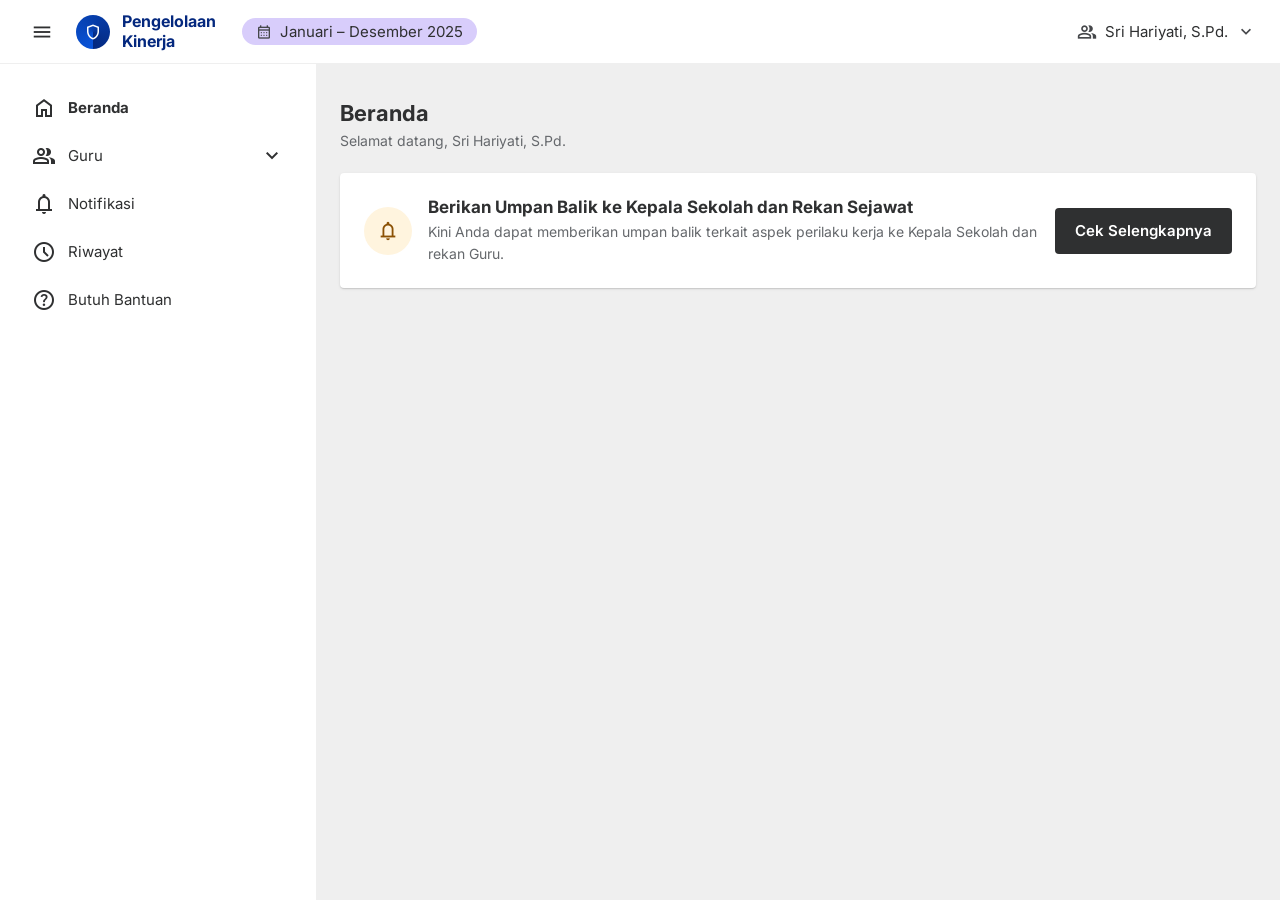
<file: 360_pov_guru_menilai.html>
<!DOCTYPE html>
<html lang="id">
<head>
<meta charset="UTF-8">
<meta name="viewport" content="width=device-width, initial-scale=1.0">
<title>360° Feedback – POV Guru (Menilai Rekan Sejawat & Pejabat Penilai Kinerja)</title>
<link rel="preconnect" href="https://fonts.googleapis.com">
<link rel="preconnect" href="https://fonts.gstatic.com" crossorigin>
<link href="https://fonts.googleapis.com/css2?family=Inter:wght@400;500;600;700&display=swap" rel="stylesheet">
<link href="https://fonts.googleapis.com/css2?family=Material+Symbols+Outlined:opsz,wght,FILL,GRAD@20..48,400,0,0&display=block" rel="stylesheet">
<link href="refleksi-potensi/seragam.css" rel="stylesheet">
<link href="mantel360.css" rel="stylesheet">
</head>
<body>

<!-- ===== HOMEPAGE ===== -->
<div id="page-homepage" class="page active" data-screen-label="Beranda">
  <div class="topbar">
    <div class="brand">
      <button class="sidebar-toggle" onclick="toggleSidebar()"><span class="material-symbols-outlined">menu</span></button>
      <div class="logo-box"><span class="material-symbols-outlined">shield</span></div>
      <div class="brand-text">Pengelolaan<br>Kinerja</div>
      <div class="period-badge"><span class="material-symbols-outlined">calendar_month</span> Januari – Desember 2025</div>
    </div>
    <div class="topbar-right"><div class="topbar-user"><span class="material-symbols-outlined">group</span> Sri Hariyati, S.Pd. <span class="material-symbols-outlined">expand_more</span></div></div>
  </div>
  <div class="layout">
    <div class="sidebar">
      <div class="sb-item active" onclick="goTo('page-homepage')"><div class="sb-left"><span class="material-symbols-outlined">home</span> Beranda</div></div>
      <div class="sb-item" onclick="toggleSub(this)"><div class="sb-left"><span class="material-symbols-outlined">group</span> Guru</div><span class="material-symbols-outlined sb-chevron">expand_more</span></div>
      <div class="sb-sub"><div class="sb-item sb-subitem" onclick="goTo('page-pegawai')">Sebagai Pegawai</div></div>
      <div class="sb-item"><div class="sb-left"><span class="material-symbols-outlined">notifications</span> Notifikasi</div></div>
      <div class="sb-item"><div class="sb-left"><span class="material-symbols-outlined">schedule</span> Riwayat</div></div>
      <div class="sb-item"><div class="sb-left"><span class="material-symbols-outlined">help</span> Butuh Bantuan</div></div>
    </div>
    <div class="main">
      <div class="page-title">Beranda</div>
      <div class="page-sub">Selamat datang, Sri Hariyati, S.Pd.</div>
      <div class="pk-card">
        <div class="info-card" style="padding:24px">
          <div class="info-card-icon"><span class="material-symbols-outlined">notifications</span></div>
          <div class="info-card-body">
            <div class="info-card-title">Berikan Umpan Balik ke Kepala Sekolah dan Rekan Sejawat</div>
            <div class="info-card-desc">Kini Anda dapat memberikan umpan balik terkait aspek perilaku kerja ke Kepala Sekolah dan rekan Guru.</div>
          </div>
          <button class="btn btn-black btn-lg" onclick="goTo('page-pegawai')">Cek Selengkapnya</button>
        </div>
      </div>
    </div>
  </div>
</div>

<!-- ===== SEBAGAI PEGAWAI PAGE ===== -->
<div id="page-pegawai" class="page" data-screen-label="Sebagai Pegawai">
  <div class="topbar">
    <div class="brand">
      <button class="sidebar-toggle" onclick="toggleSidebar()"><span class="material-symbols-outlined">menu</span></button>
      <div class="logo-box"><span class="material-symbols-outlined">shield</span></div>
      <div class="brand-text">Pengelolaan<br>Kinerja</div>
      <div class="period-badge"><span class="material-symbols-outlined">calendar_month</span> Januari – Desember 2025</div>
    </div>
    <div class="topbar-right"><div class="topbar-user"><span class="material-symbols-outlined">group</span> Sri Hariyati, S.Pd. <span class="material-symbols-outlined">expand_more</span></div></div>
  </div>
  <div class="layout">
    <div class="sidebar">
      <div class="sb-item" onclick="goTo('page-homepage')"><div class="sb-left"><span class="material-symbols-outlined">home</span> Beranda</div></div>
      <div class="sb-item active" onclick="toggleSub(this)"><div class="sb-left"><span class="material-symbols-outlined">group</span> Guru</div><span class="material-symbols-outlined sb-chevron">expand_less</span></div>
      <div class="sb-sub open"><div class="sb-item sb-subitem active" onclick="goTo('page-pegawai')">Sebagai Pegawai</div></div>
      <div class="sb-item"><div class="sb-left"><span class="material-symbols-outlined">notifications</span> Notifikasi</div></div>
      <div class="sb-item"><div class="sb-left"><span class="material-symbols-outlined">schedule</span> Riwayat</div></div>
      <div class="sb-item"><div class="sb-left"><span class="material-symbols-outlined">help</span> Butuh Bantuan</div></div>
    </div>
    <div class="main">

      <div class="pk-card pk-cta">
        <div class="pk-cta-left">
          <img class="pk-cta-icon" src="design-system/illustrations/icon-15.png" alt="">
          <div>
            <div class="pk-cta-title">Mulai Perencanaan Kinerja</div>
            <div class="pk-cta-sub">Isi Pelaksanaan Tugas Pokok, Praktik Kinerja, Pengembangan Kompetensi, dan Perilaku Kerja. Diskusikan juga dengan Kepala Sekolah.</div>
          </div>
        </div>
        <button class="btn btn-blue btn-lg">Mulai</button>
      </div>

      <div class="pk-card pk-cta">
        <div class="pk-cta-left">
          <img class="pk-cta-icon" src="design-system/illustrations/icon-01.png" alt="">
          <div>
            <div class="pk-cta-title">Kinerja Harian</div>
            <div class="pk-cta-sub">Catat kinerja harian agar selaras dan turut mendukung kinerja periodik dan tahunan, sesuai Permen PANRB No. 6 Tahun 2022 dan kebijakan <b>Pemerintah Daerah</b>.</div>
          </div>
        </div>
        <button class="btn btn-black btn-lg">Ke Kinerja Harian</button>
      </div>

      <div class="card-360-entry">
        <div class="c360-left">
          <div class="c360-icon"><span class="material-symbols-outlined">sync_problem</span></div>
          <div>
            <div class="c360-title">Umpan Balik Rekan Sejawat dan Atasan</div>
            <div class="c360-sub">Berikan umpan balik untuk Kepala Sekolah dan rekan Guru Anda. Umpan balik dapat membuat kolaborasi di Pengelolaan Kinerja makin selaras.</div>
          </div>
        </div>
        <button class="btn btn-black btn-lg" onclick="goTo('page-hub')">Ke Halaman Umpan Balik</button>
      </div>

      <div class="pk-card pk-timeline">
        <div class="pk-timeline-head">
          <div class="pk-timeline-title">Rekomendasi Linimasa Pengelolaan Kinerja</div>
          <a class="pk-timeline-link">Ke Pusat Informasi <span class="material-symbols-outlined">search</span></a>
        </div>
        <hr class="pk-timeline-divider">
        <div class="pk-timeline-grid">
          <div class="pk-tl-pill" style="grid-column:1">Januari</div>
          <div></div>
          <div class="pk-tl-pill" style="grid-column:3/8">Februari – November</div>
          <div></div><div></div><div></div><div></div><div></div>
          <div class="pk-tl-pill" style="grid-column:9">Desember</div>
          <div class="pk-tl-label">Perencanaan Kinerja</div>
          <div class="pk-tl-arrow"><span class="material-symbols-outlined">arrow_forward</span></div>
          <div class="pk-tl-label">Persiapan Praktik Kinerja</div>
          <div class="pk-tl-arrow"><span class="material-symbols-outlined">arrow_forward</span></div>
          <div class="pk-tl-label">Pelaksanaan Observasi Praktik Kinerja</div>
          <div class="pk-tl-arrow"><span class="material-symbols-outlined">arrow_forward</span></div>
          <div class="pk-tl-label">Pelaksanaan Tindak Lanjut Praktik Kinerja</div>
          <div class="pk-tl-arrow"><span class="material-symbols-outlined">arrow_forward</span></div>
          <div class="pk-tl-label">Penetapan Predikat Kinerja</div>
        </div>
      </div>

      <div class="pk-card pk-guide">
        <img class="pk-guide-icon" src="design-system/illustrations/icon-10.png" alt="">
        <div>
          <div class="pk-guide-title">Panduan Pengelolaan Kinerja</div>
          <button class="btn btn-blue btn-md">Pelajari Panduan</button>
        </div>
      </div>

    </div>
  </div>
</div>

<!-- ===== HUB PAGE ===== -->
<div id="page-hub" class="page" data-screen-label="Umpan Balik 360">
  <div class="topbar">
    <div class="brand">
      <button class="sidebar-toggle" onclick="toggleSidebar()"><span class="material-symbols-outlined">menu</span></button>
      <div class="logo-box"><span class="material-symbols-outlined">shield</span></div>
      <div class="brand-text">Pengelolaan<br>Kinerja</div>
      <div class="period-badge"><span class="material-symbols-outlined">calendar_month</span> Januari – Desember 2025</div>
    </div>
    <div class="topbar-right"><div class="topbar-user"><span class="material-symbols-outlined">group</span> Sri Hariyati, S.Pd.</div></div>
  </div>
  <div class="layout">
    <div class="sidebar">
      <div class="sb-item" onclick="goTo('page-homepage')"><div class="sb-left"><span class="material-symbols-outlined">home</span> Beranda</div></div>
      <div class="sb-item active" onclick="toggleSub(this)"><div class="sb-left"><span class="material-symbols-outlined">group</span> Guru</div><span class="material-symbols-outlined sb-chevron">expand_less</span></div>
      <div class="sb-sub open"><div class="sb-item sb-subitem active" onclick="goTo('page-pegawai')">Sebagai Pegawai</div></div>
      <div class="sb-item"><div class="sb-left"><span class="material-symbols-outlined">notifications</span> Notifikasi</div></div>
      <div class="sb-item"><div class="sb-left"><span class="material-symbols-outlined">schedule</span> Riwayat</div></div>
      <div class="sb-item"><div class="sb-left"><span class="material-symbols-outlined">help</span> Butuh Bantuan</div></div>
    </div>
    <div class="main">
      <div class="page-title-row">
        <button class="title-back-btn" onclick="goTo('page-pegawai')"><span class="material-symbols-outlined">arrow_back</span></button>
        <div class="page-title">Umpan Balik</div>
      </div>
      <div class="notice-box"><span class="material-symbols-outlined">lock</span> Semua umpan balik bersifat anonim dan tidak akan ditampilkan secara individual kepada yang diberikan.</div>

      <div class="qs-card">
        <div class="qs-header quota-card" id="quota-card-atasan">
          <div class="qs-header-text">
            <div class="qs-eyebrow">Untuk Pejabat Penilai Kinerja:</div>
            <div class="qs-title" id="quota-atasan-title">0 Umpan Balik Sudah Diberikan</div>
            <div class="qs-desc qs-desc-1line">Anda wajib memberikan umpan balik untuk Pejabat Penilai Kinerja.</div>
          </div>
        </div>
        <div class="qs-table-scroll"><table class="assess-table">
          <colgroup>
            <col style="width:26%">
            <col style="width:15%">
            <col style="width:17%">
            <col style="width:17%">
            <col style="width:14%">
            <col style="width:11%">
          </colgroup>
          <thead><tr><th>Nama</th><th>Jabatan</th><th>Peran</th><th>Satuan Pendidikan</th><th>Status</th><th></th></tr></thead>
          <tbody>
            <tr data-rel="atasan">
              <td><div class="person-name">Budi Waluyo, S.Pd., M.M.</div></td>
              <td><span class="jabatan-text">Kepala Sekolah</span></td>
              <td><span class="jabatan-text">Pejabat Penilai Kinerja</span></td>
              <td class="c-subdued" style="font-size:0.8125rem">SDN Merdeka 01</td>
              <td><span class="badge bdg-done" id="bdg-ks">Sudah Diberikan</span></td>
              <td><button class="btn btn-outline btn-sm" id="btn-ks" onclick="openForm('ks')">Ubah</button></td>
            </tr>
          </tbody>
        </table></div>
      </div>

      <div class="qs-card">
        <div class="qs-header quota-card" id="quota-card-rekan">
          <div class="qs-header-text">
            <div class="qs-eyebrow">Untuk Rekan Sejawat:</div>
            <div class="qs-title" id="quota-rekan-title">0 Umpan Balik Sudah Diberikan</div>
            <div class="qs-desc qs-desc-1line">Berikan umpan balik untuk rekan sejawat. Makin banyak umpan balik yang diberikan, makin banyak rekan yang terbantu.</div>
          </div>
        </div>
        <div class="qs-table-scroll"><table class="assess-table" id="tbl-rekan">
          <colgroup>
            <col style="width:26%">
            <col style="width:15%">
            <col style="width:17%">
            <col style="width:17%">
            <col style="width:14%">
            <col style="width:11%">
          </colgroup>
          <thead><tr><th>Nama (Berdasarkan Abjad)</th><th>Jabatan</th><th>Peran</th><th>Satuan Pendidikan</th><th>Status</th><th></th></tr></thead>
          <tbody>
            <tr data-rel="rekan">
              <td><div class="person-name">Ahmad Sutrisno, S.Pd.</div></td>
              <td><span class="jabatan-text">Guru</span></td>
              <td><span class="jabatan-text">Rekan Sejawat</span></td>
              <td class="c-subdued" style="font-size:0.8125rem">SDN Merdeka 01</td>
              <td><span class="badge bdg-pending" id="bdg-guru2">Belum Diberikan</span></td>
              <td><button class="btn btn-black btn-sm" id="btn-guru2" onclick="openForm('guru2')">Berikan</button></td>
            </tr>
            <tr data-rel="rekan">
              <td><div class="person-name">Nur Wahyuni, S.Pd.</div></td>
              <td><span class="jabatan-text">Guru</span></td>
              <td><span class="jabatan-text">Rekan Sejawat</span></td>
              <td class="c-subdued" style="font-size:0.8125rem">SDN Merdeka 01</td>
              <td><span class="badge bdg-pending" id="bdg-guru3">Belum Diberikan</span></td>
              <td><button class="btn btn-black btn-sm" id="btn-guru3" onclick="openForm('guru3')">Berikan</button></td>
            </tr>
            <tr data-rel="rekan">
              <td><div class="person-name">Ratna Dewi, S.Pd.</div></td>
              <td><span class="jabatan-text">Guru</span></td>
              <td><span class="jabatan-text">Rekan Sejawat</span></td>
              <td class="c-subdued" style="font-size:0.8125rem">SDN Merdeka 01</td>
              <td><span class="badge bdg-done" id="bdg-guru1">Sudah Diberikan</span></td>
              <td><button class="btn btn-outline btn-sm" id="btn-guru1" onclick="openForm('guru1')">Ubah</button></td>
            </tr>
            <tr data-rel="opsional" class="qs-extra">
              <td><div class="person-name">Dewi Anggraeni, S.Pd.</div></td>
              <td><span class="jabatan-text">Guru</span></td>
              <td><span class="jabatan-text">Rekan Sejawat</span></td>
              <td class="c-subdued" style="font-size:0.8125rem">SDN Merdeka 01</td>
              <td><span class="badge bdg-pending" id="bdg-guru4">Belum Diberikan</span></td>
              <td><button class="btn btn-black btn-sm" id="btn-guru4" onclick="openForm('guru4')">Berikan</button></td>
            </tr>
            <tr data-rel="opsional" class="qs-extra">
              <td><div class="person-name">Fitri Handayani, S.Pd.</div></td>
              <td><span class="jabatan-text">Guru</span></td>
              <td><span class="jabatan-text">Rekan Sejawat</span></td>
              <td class="c-subdued" style="font-size:0.8125rem">SDN Merdeka 01</td>
              <td><span class="badge bdg-pending" id="bdg-guru6">Belum Diberikan</span></td>
              <td><button class="btn btn-black btn-sm" id="btn-guru6" onclick="openForm('guru6')">Berikan</button></td>
            </tr>
            <tr data-rel="opsional" class="qs-extra">
              <td><div class="person-name">Rian Setiadi, S.Pd.</div></td>
              <td><span class="jabatan-text">Guru</span></td>
              <td><span class="jabatan-text">Rekan Sejawat</span></td>
              <td class="c-subdued" style="font-size:0.8125rem">SDN Merdeka 01</td>
              <td><span class="badge bdg-pending" id="bdg-guru5">Belum Diberikan</span></td>
              <td><button class="btn btn-black btn-sm" id="btn-guru5" onclick="openForm('guru5')">Berikan</button></td>
            </tr>
            <tr data-rel="opsional" class="qs-extra">
              <td><div class="person-name">Wulan Kartika, S.Pd.</div></td>
              <td><span class="jabatan-text">Guru</span></td>
              <td><span class="jabatan-text">Rekan Sejawat</span></td>
              <td class="c-subdued" style="font-size:0.8125rem">SDN Merdeka 01</td>
              <td><span class="badge bdg-pending" id="bdg-guru8">Belum Diberikan</span></td>
              <td><button class="btn btn-black btn-sm" id="btn-guru8" onclick="openForm('guru8')">Berikan</button></td>
            </tr>
            <tr data-rel="opsional" class="qs-extra">
              <td><div class="person-name">Yusuf Maulana, S.Pd.</div></td>
              <td><span class="jabatan-text">Guru</span></td>
              <td><span class="jabatan-text">Rekan Sejawat</span></td>
              <td class="c-subdued" style="font-size:0.8125rem">SDN Merdeka 01</td>
              <td><span class="badge bdg-pending" id="bdg-guru7">Belum Diberikan</span></td>
              <td><button class="btn btn-black btn-sm" id="btn-guru7" onclick="openForm('guru7')">Berikan</button></td>
            </tr>
            <tr class="qs-more-row"><td colspan="6"><button class="qs-more-btn" id="tbl-rekan-more-btn" onclick="toggleQsMore('tbl-rekan')"><span class="material-symbols-outlined">expand_more</span> Tampilkan Rekan Sejawat Lainnya</button></td></tr>
          </tbody>
        </table></div>
      </div>
    </div>
  </div>

  <div class="cheat-panel" id="cheat-panel">
    <button class="cheat-toggle" onclick="document.getElementById('cheat-panel').classList.toggle('open')">🐛 Cheat</button>
    <div class="cheat-body">
      <div class="cheat-title">Cheat: ubah state (demo)</div>
      <button class="cheat-btn" onclick="setDemoState('empty')">Belum ngisi sama sekali</button>
      <button class="cheat-btn" onclick="setDemoState('partial')">Sudah ngisi sebagian</button>
      <button class="cheat-btn" onclick="setDemoState('full')">Kuota penuh</button>
      <button class="cheat-btn" onclick="setDemoState('expired')">Beda periode - udah gabisa ngisi</button>
    </div>
  </div>
</div>

<!-- ===== FORM PAGE ===== -->
<div id="page-form" class="page" data-screen-label="Form Penilaian">
  <div class="topbar">
    <div class="brand">
      <button class="sidebar-toggle" onclick="toggleSidebar()"><span class="material-symbols-outlined">menu</span></button>
      <div class="logo-box"><span class="material-symbols-outlined">shield</span></div>
      <div class="brand-text">Pengelolaan<br>Kinerja</div>
      <div class="period-badge"><span class="material-symbols-outlined">calendar_month</span> Januari – Desember 2025</div>
    </div>
    <div class="topbar-right"><div class="topbar-user"><span class="material-symbols-outlined">group</span> Sri Hariyati, S.Pd.</div></div>
  </div>
  <div class="layout">
    <div class="sidebar">
      <div class="sb-item" onclick="goTo('page-homepage')"><div class="sb-left"><span class="material-symbols-outlined">home</span> Beranda</div></div>
      <div class="sb-item active" onclick="toggleSub(this)"><div class="sb-left"><span class="material-symbols-outlined">group</span> Guru</div><span class="material-symbols-outlined sb-chevron">expand_less</span></div>
      <div class="sb-sub open"><div class="sb-item sb-subitem active" onclick="goTo('page-pegawai')">Sebagai Pegawai</div></div>
      <div class="sb-item"><div class="sb-left"><span class="material-symbols-outlined">notifications</span> Notifikasi</div></div>
      <div class="sb-item"><div class="sb-left"><span class="material-symbols-outlined">schedule</span> Riwayat</div></div>
      <div class="sb-item"><div class="sb-left"><span class="material-symbols-outlined">help</span> Butuh Bantuan</div></div>
    </div>
    <div class="main">
      <div class="page-title-row">
        <button class="title-back-btn" onclick="goTo('page-hub')"><span class="material-symbols-outlined">arrow_back</span></button>
        <div class="page-title">Pemberian Umpan Balik</div>
      </div>
      <div class="notice-box" id="form-readonly-notice" style="display:none"><span class="material-symbols-outlined">lock_clock</span> Periode penilaian untuk orang ini sudah berakhir. Anda hanya dapat melihat, tidak dapat mengubah umpan balik.</div>
      <div class="identity-form-wrap">
        <div class="subject-header-blue">
          <div>
            <div class="subject-name-blue" id="form-name">Memuat...</div>
            <div class="subject-sub-blue" id="form-subtitle"></div>
          </div>
          <span class="pill-period">Periode 2025</span>
        </div>
        <div class="form-wrap">
          <table class="peri-table">
            <thead><tr><th style="width:36px">No.</th><th style="width:130px">Aspek</th><th>Deskripsi Aspek</th><th style="width:220px">Umpan Balik</th></tr></thead>
            <tbody id="peri-tbody"></tbody>
          </table>
        </div>
      </div>
      <div class="form-actions">
        <span class="warn-msg" id="warn-msg"><span class="material-symbols-outlined" style="font-size:16px">error</span> Lengkapi seluruh <span id="aspek-count">7</span> aspek sebelum mengirim.</span>
        <button class="btn btn-outline btn-md" onclick="goTo('page-hub')">Batal</button>
        <button class="btn btn-blue btn-md" id="btn-submit" disabled onclick="trySubmit()"><span class="material-symbols-outlined" style="font-size:16px">check</span> Simpan Umpan Balik</button>
      </div>
    </div>
  </div>
</div>

<!-- ===== SUCCESS ===== -->
<div id="page-success" class="page" data-screen-label="Berhasil">
  <div class="topbar">
    <div class="brand">
      <button class="sidebar-toggle" onclick="toggleSidebar()"><span class="material-symbols-outlined">menu</span></button>
      <div class="logo-box"><span class="material-symbols-outlined">shield</span></div>
      <div class="brand-text">Pengelolaan<br>Kinerja</div>
      <div class="period-badge"><span class="material-symbols-outlined">calendar_month</span> Januari – Desember 2025</div>
    </div>
    <div class="topbar-right"><div class="topbar-user"><span class="material-symbols-outlined">group</span> Sri Hariyati, S.Pd.</div></div>
  </div>
  <div class="layout">
    <div class="sidebar">
      <div class="sb-item" onclick="goTo('page-homepage')"><div class="sb-left"><span class="material-symbols-outlined">home</span> Beranda</div></div>
      <div class="sb-item active" onclick="toggleSub(this)"><div class="sb-left"><span class="material-symbols-outlined">group</span> Guru</div><span class="material-symbols-outlined sb-chevron">expand_less</span></div>
      <div class="sb-sub open"><div class="sb-item sb-subitem active" onclick="goTo('page-pegawai')">Sebagai Pegawai</div></div>
      <div class="sb-item"><div class="sb-left"><span class="material-symbols-outlined">notifications</span> Notifikasi</div></div>
      <div class="sb-item"><div class="sb-left"><span class="material-symbols-outlined">schedule</span> Riwayat</div></div>
      <div class="sb-item"><div class="sb-left"><span class="material-symbols-outlined">help</span> Butuh Bantuan</div></div>
    </div>
    <div class="main">
      <div class="card">
        <div class="success-wrap">
          <div class="suc-icon"><span class="material-symbols-outlined">check</span></div>
          <div class="suc-title">Berhasil simpan umpan balik!</div>
          <div class="suc-sub">Umpan balik ditampilkan ke penerima secara anonim. Dengan memberikan umpan balik, Anda turut berkontribusi dalam menciptakan kolaborasi yang makin selaras. Terima kasih, ya.</div>
          <button class="btn btn-black btn-md" onclick="goTo('page-hub')"><span class="material-symbols-outlined" style="font-size:16px">list</span> Kembali ke Halaman Umpan Balik</button>
        </div>
      </div>
    </div>
  </div>
</div>

<script>
const perilakuData = [
  {no:1,aspek:"Berorientasi Pelayanan",deskripsi:"Berkomitmen memberikan pelayanan prima demi kepuasan masyarakat"},
  {no:2,aspek:"Akuntabel",deskripsi:"Bertanggung jawab atas kepercayaan yang diberikan"},
  {no:3,aspek:"Kompeten",deskripsi:"Terus belajar dan mengembangkan kapabilitas"},
  {no:4,aspek:"Harmonis",deskripsi:"Saling peduli dan menghargai perbedaan"},
  {no:5,aspek:"Loyal",deskripsi:"Berdedikasi dan mengutamakan kepentingan Bangsa dan Negara"},
  {no:6,aspek:"Adaptif",deskripsi:"Terus berinovasi dan antusias dalam menggerakkan serta menghadapi perubahan"},
  {no:7,aspek:"Kolaboratif",deskripsi:"Membangun kerja sama yang sinergis"}
];
const subjects = {
  ks:    {initials:"BW",name:"Budi Waluyo, S.Pd., M.M.",jabatan:"Kepala Sekolah",jabatanClass:"rt-ks",icon:"account_balance",school:"SDN Merdeka 01",avClass:"av-ks"},
  guru1: {initials:"RD",name:"Ratna Dewi, S.Pd.",jabatan:"Guru",jabatanClass:"rt-guru",icon:"school",school:"SDN Merdeka 01",avClass:"av-guru"},
  guru2: {initials:"AS",name:"Ahmad Sutrisno, S.Pd.",jabatan:"Guru",jabatanClass:"rt-guru",icon:"school",school:"SDN Merdeka 01",avClass:"av-guru"},
  guru3: {initials:"NW",name:"Nur Wahyuni, S.Pd.",jabatan:"Guru",jabatanClass:"rt-guru",icon:"school",school:"SDN Merdeka 01",avClass:"av-guru"},
  guru4: {initials:"DA",name:"Dewi Anggraeni, S.Pd.",jabatan:"Guru",jabatanClass:"rt-guru",icon:"school",school:"SDN Merdeka 01",avClass:"av-guru"},
  guru5: {initials:"RS",name:"Rian Setiadi, S.Pd.",jabatan:"Guru",jabatanClass:"rt-guru",icon:"school",school:"SDN Merdeka 01",avClass:"av-guru"},
  guru6: {initials:"FH",name:"Fitri Handayani, S.Pd.",jabatan:"Guru",jabatanClass:"rt-guru",icon:"school",school:"SDN Merdeka 01",avClass:"av-guru"},
  guru7: {initials:"YM",name:"Yusuf Maulana, S.Pd.",jabatan:"Guru",jabatanClass:"rt-guru",icon:"school",school:"SDN Merdeka 01",avClass:"av-guru"},
  guru8: {initials:"WK",name:"Wulan Kartika, S.Pd.",jabatan:"Guru",jabatanClass:"rt-guru",icon:"school",school:"SDN Merdeka 01",avClass:"av-guru"}
};
const likertOpts = [
  {key:"sangat_baik",  label:"Sangat Baik",    cls:"sel-sangat-baik"},
  {key:"baik",         label:"Baik",            cls:"sel-baik"},
  {key:"butuh",        label:"Butuh Perbaikan", cls:"sel-butuh"},
  {key:"kurang",       label:"Kurang",          cls:"sel-kurang"},
  {key:"sangat_kurang",label:"Sangat Kurang",   cls:"sel-sangat-kurang"}
];
let answered = {};
let submitted = new Set();
let currentKey = null;
function goTo(id) { document.querySelectorAll('.page').forEach(p=>p.classList.remove('active')); document.getElementById(id).classList.add('active'); window.scrollTo(0,0); }
function toggleSidebar() { document.querySelectorAll('.layout').forEach(l => l.classList.toggle('sidebar-hidden')); }
function toggleSub(el) {
  const sub = el.nextElementSibling;
  const chevron = el.querySelector('.sb-chevron');
  sub.classList.toggle('open');
  chevron.textContent = sub.classList.contains('open') ? 'expand_less' : 'expand_more';
}
function toggleQsMore(tableId) {
  const table = document.getElementById(tableId);
  const btn = document.getElementById(tableId + '-more-btn');
  const expanded = table.classList.toggle('qs-expanded');
  btn.innerHTML = expanded
    ? '<span class="material-symbols-outlined">expand_less</span> Tutup'
    : '<span class="material-symbols-outlined">expand_more</span> Tampilkan Rekan Sejawat Lainnya';
}
function setRowState(key, done) {
  const badge = document.getElementById('bdg-' + key);
  const btn = document.getElementById('btn-' + key);
  if (!badge) return;
  if (done) { badge.textContent = 'Sudah Diberikan'; badge.className = 'badge bdg-done'; if (btn) { btn.textContent = 'Ubah'; btn.className = 'btn btn-outline btn-sm'; } }
  else { badge.textContent = 'Belum Diberikan'; badge.className = 'badge bdg-pending'; if (btn) { btn.textContent = 'Berikan'; btn.className = 'btn btn-black btn-sm'; } }
}
function setDemoState(state) {
  const required = ['ks','guru1','guru2','guru3'];
  const optional = ['guru4','guru5','guru6','guru7','guru8'];
  clearPeriodExpired();
  if (state === 'empty') { required.concat(optional).forEach(k => setRowState(k, false)); }
  else if (state === 'partial') { setRowState('ks', true); setRowState('guru1', true); ['guru2','guru3'].concat(optional).forEach(k => setRowState(k, false)); }
  else if (state === 'full') { required.forEach(k => setRowState(k, true)); optional.forEach(k => setRowState(k, false)); }
  else if (state === 'expired') { setRowState('ks', true); setRowState('guru1', true); ['guru2','guru3'].concat(optional).forEach(k => setRowState(k, false)); setPeriodExpired(); }
  updateQuota();
}
function clearPeriodExpired() {
  document.querySelectorAll('#page-hub table.assess-table tbody tr[data-rel]').forEach(tr => {
    tr.classList.remove('qs-row-muted');
    const btn = tr.querySelector('button');
    if (!btn) return;
    btn.disabled = false;
    const key = btn.id.replace('btn-', '');
    const badge = tr.querySelector('.badge');
    if (badge && badge.classList.contains('bdg-done')) { btn.textContent = 'Ubah'; btn.className = 'btn btn-outline btn-sm'; btn.setAttribute('onclick', `openForm('${key}')`); }
    else { btn.textContent = 'Berikan'; btn.className = 'btn btn-black btn-sm'; btn.setAttribute('onclick', `openForm('${key}')`); }
  });
}
function setPeriodExpired() {
  document.querySelectorAll('#page-hub table.assess-table tbody tr[data-rel]').forEach(tr => {
    const badge = tr.querySelector('.badge');
    const btn = tr.querySelector('button');
    if (!badge || !btn) return;
    const key = btn.id.replace('btn-', '');
    if (badge.classList.contains('bdg-done')) {
      btn.textContent = 'Cek';
      btn.className = 'btn btn-outline btn-sm';
      btn.setAttribute('onclick', `openForm('${key}', true)`);
    } else {
      tr.classList.add('qs-row-muted');
      btn.disabled = true;
    }
  });
}
function markRowDone(key) {
  const badge = document.getElementById('bdg-' + key);
  if (badge) { badge.textContent = 'Sudah Diberikan'; badge.className = 'badge bdg-done'; }
  const btn = document.getElementById('btn-' + key);
  if (btn) { btn.textContent = 'Ubah'; btn.className = 'btn btn-outline btn-sm'; }
  updateQuota();
}
const REQUIRED = { atasan: 1, rekan: 3 };
function updateQuota() {
  const rows = document.querySelectorAll('#page-hub table.assess-table tbody tr');
  let doneAtasan = 0, doneRekan = 0;
  rows.forEach(tr => {
    const rel = tr.dataset.rel;
    const badge = tr.querySelector('.badge');
    const isDone = badge && badge.classList.contains('bdg-done');
    if (rel === 'atasan' && isDone) doneAtasan++;
    if (rel === 'rekan' && isDone) doneRekan++;
  });
  const a = Math.min(doneAtasan, REQUIRED.atasan), r = Math.min(doneRekan, REQUIRED.rekan);

  document.getElementById('quota-atasan-title').textContent = `${a} Umpan Balik Sudah Diberikan`;
  document.getElementById('quota-rekan-title').textContent = `${r} Umpan Balik Sudah Diberikan`;
}
function openForm(key, readonly) {
  const s = subjects[key];
  currentKey = readonly ? null : key;
  answered = {};
  document.getElementById('form-name').textContent = s.name;
  document.getElementById('form-subtitle').textContent = `${s.jabatan} · ${s.school}`;
  const tbody = document.getElementById('peri-tbody');
  tbody.innerHTML = '';
  perilakuData.forEach(row => {
    const tr = document.createElement('tr');
    tr.innerHTML = `
      <td class="c-disabled" style="font-size:0.8125rem">${row.no}.</td>
      <td style="font-weight:700;font-size:0.875rem">${row.aspek}</td>
      <td style="font-size:0.875rem;line-height:1.55;color:#2f3031">${row.deskripsi}</td>
      <td><select class="likert-select" id="opt-${row.no}" onchange="selLikert(${row.no}, this.value)" ${readonly ? 'disabled' : ''}>
        <option value="" selected disabled>Pilih Umpan Balik</option>
        ${likertOpts.map(o=>`<option value="${o.key}">${o.label}</option>`).join('')}
      </select></td>`;
    tbody.appendChild(tr);
  });
  document.getElementById('btn-submit').disabled = true;
  document.getElementById('warn-msg').style.display = 'none';
  document.getElementById('form-readonly-notice').style.display = readonly ? 'flex' : 'none';
  document.getElementById('btn-submit').style.display = readonly ? 'none' : '';
  goTo('page-form');
}
function selLikert(n, key) {
  answered[n] = key;
  const complete = Object.keys(answered).length === perilakuData.length;
  document.getElementById('btn-submit').disabled = !complete;
}
function trySubmit() {
  if (!currentKey) return;
  if (Object.keys(answered).length < perilakuData.length) { document.getElementById('warn-msg').style.display = 'inline-flex'; return; }
  submitted.add(currentKey);
  markRowDone(currentKey);
  goTo('page-success');
}
document.getElementById('aspek-count').textContent = perilakuData.length;
updateQuota();
</script>
</body>
</html>
</file>
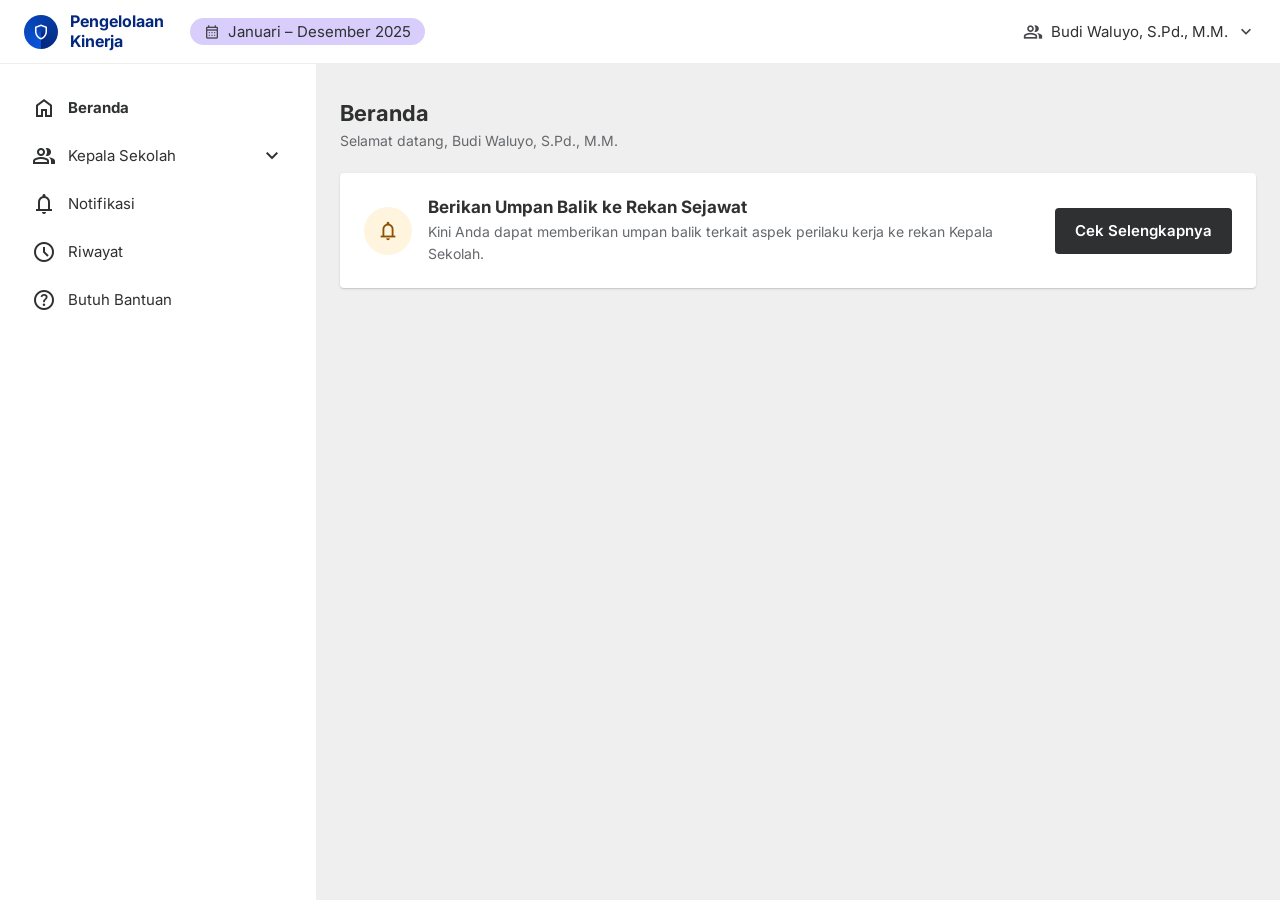
<file: 360_pov_ks_menilai.html>
<!DOCTYPE html>
<html lang="id">
<head>
<meta charset="UTF-8">
<meta name="viewport" content="width=device-width, initial-scale=1.0">
<title>360° Feedback – POV Kepala Sekolah (Menilai Rekan Sejawat)</title>
<link rel="preconnect" href="https://fonts.googleapis.com">
<link rel="preconnect" href="https://fonts.gstatic.com" crossorigin>
<link href="https://fonts.googleapis.com/css2?family=Inter:wght@400;500;600;700&display=swap" rel="stylesheet">
<link href="https://fonts.googleapis.com/css2?family=Material+Symbols+Outlined:opsz,wght,FILL,GRAD@20..48,400,0,0&display=block" rel="stylesheet">
<link href="refleksi-potensi/seragam.css" rel="stylesheet">
<link href="mantel360.css" rel="stylesheet">
</head>
<body>

<!-- ===== HOMEPAGE ===== -->
<div id="page-homepage" class="page active" data-screen-label="Beranda">
  <div class="topbar">
    <div class="brand">
      <div class="logo-box"><span class="material-symbols-outlined">shield</span></div>
      <div class="brand-text">Pengelolaan<br>Kinerja</div>
      <div class="period-badge"><span class="material-symbols-outlined">calendar_month</span> Januari – Desember 2025</div>
    </div>
    <div class="topbar-right"><div class="topbar-user"><span class="material-symbols-outlined">group</span> Budi Waluyo, S.Pd., M.M. <span class="material-symbols-outlined">expand_more</span></div></div>
  </div>
  <div class="layout">
    <div class="sidebar">
      <div class="sb-item active" onclick="goTo('page-homepage')"><div class="sb-left"><span class="material-symbols-outlined">home</span> Beranda</div></div>
      <div class="sb-item" onclick="toggleSub(this)"><div class="sb-left"><span class="material-symbols-outlined">group</span> Kepala Sekolah</div><span class="material-symbols-outlined sb-chevron">expand_more</span></div>
      <div class="sb-sub"><div class="sb-item sb-subitem" onclick="goTo('page-pegawai')">Sebagai Pegawai</div></div>
      <div class="sb-item"><div class="sb-left"><span class="material-symbols-outlined">notifications</span> Notifikasi</div></div>
      <div class="sb-item"><div class="sb-left"><span class="material-symbols-outlined">schedule</span> Riwayat</div></div>
      <div class="sb-item"><div class="sb-left"><span class="material-symbols-outlined">help</span> Butuh Bantuan</div></div>
    </div>
    <div class="main">
      <div class="page-title">Beranda</div>
      <div class="page-sub">Selamat datang, Budi Waluyo, S.Pd., M.M.</div>
      <div class="pk-card">
        <div class="info-card" style="padding:24px">
          <div class="info-card-icon"><span class="material-symbols-outlined">notifications</span></div>
          <div class="info-card-body">
            <div class="info-card-title">Berikan Umpan Balik ke Rekan Sejawat</div>
            <div class="info-card-desc">Kini Anda dapat memberikan umpan balik terkait aspek perilaku kerja ke rekan Kepala Sekolah.</div>
          </div>
          <button class="btn btn-black btn-lg" onclick="goTo('page-pegawai')">Cek Selengkapnya</button>
        </div>
      </div>
    </div>
  </div>
</div>

<!-- ===== SEBAGAI PEGAWAI PAGE ===== -->
<div id="page-pegawai" class="page" data-screen-label="Sebagai Pegawai">
  <div class="topbar">
    <div class="brand">
      <div class="logo-box"><span class="material-symbols-outlined">shield</span></div>
      <div class="brand-text">Pengelolaan<br>Kinerja</div>
      <div class="period-badge"><span class="material-symbols-outlined">calendar_month</span> Januari – Desember 2025</div>
    </div>
    <div class="topbar-right"><div class="topbar-user"><span class="material-symbols-outlined">group</span> Budi Waluyo, S.Pd., M.M. <span class="material-symbols-outlined">expand_more</span></div></div>
  </div>
  <div class="layout">
    <div class="sidebar">
      <div class="sb-item" onclick="goTo('page-homepage')"><div class="sb-left"><span class="material-symbols-outlined">home</span> Beranda</div></div>
      <div class="sb-item active" onclick="toggleSub(this)"><div class="sb-left"><span class="material-symbols-outlined">group</span> Kepala Sekolah</div><span class="material-symbols-outlined sb-chevron">expand_less</span></div>
      <div class="sb-sub open"><div class="sb-item sb-subitem active" onclick="goTo('page-pegawai')">Sebagai Pegawai</div></div>
      <div class="sb-item"><div class="sb-left"><span class="material-symbols-outlined">notifications</span> Notifikasi</div></div>
      <div class="sb-item"><div class="sb-left"><span class="material-symbols-outlined">schedule</span> Riwayat</div></div>
      <div class="sb-item"><div class="sb-left"><span class="material-symbols-outlined">help</span> Butuh Bantuan</div></div>
    </div>
    <div class="main">

      <div class="pk-card pk-cta">
        <div class="pk-cta-left">
          <img class="pk-cta-icon" src="design-system/illustrations/icon-15.png" alt="">
          <div>
            <div class="pk-cta-title">Mulai Perencanaan Kinerja</div>
            <div class="pk-cta-sub">Isi Pelaksanaan Tugas Pokok, Praktik Kinerja, Pengembangan Kompetensi, dan Perilaku Kerja. Diskusikan juga dengan Tim Kinerja dan Pejabat Penilai Kinerja.</div>
          </div>
        </div>
        <button class="btn btn-blue btn-lg">Mulai</button>
      </div>

      <div class="pk-card pk-cta">
        <div class="pk-cta-left">
          <img class="pk-cta-icon" src="design-system/illustrations/icon-01.png" alt="">
          <div>
            <div class="pk-cta-title">Kinerja Harian</div>
            <div class="pk-cta-sub">Catat kinerja harian agar selaras dan turut mendukung kinerja periodik dan tahunan, sesuai Permen PANRB No. 6 Tahun 2022 dan kebijakan <b>Pemerintah Daerah</b>.</div>
          </div>
        </div>
        <button class="btn btn-black btn-lg">Ke Kinerja Harian</button>
      </div>

      <div class="card-360-entry">
        <div class="c360-left">
          <img class="pk-cta-icon" src="design-system/illustrations/icon-15.png" alt="">
          <div>
            <div class="c360-title">Umpan Balik Rekan Sejawat</div>
            <div class="c360-sub">Berikan umpan balik untuk rekan Kepala Sekolah Anda. Umpan balik dapat meningkatkan kolaborasi di Pengelolaan Kinerja makin selaras.</div>
          </div>
        </div>
        <button class="btn btn-black btn-lg" onclick="goTo('page-hub')">Ke Halaman Umpan Balik</button>
      </div>

      <div class="pk-card pk-timeline">
        <div class="pk-timeline-head">
          <div class="pk-timeline-title">Rekomendasi Linimasa Pengelolaan Kinerja</div>
          <a class="pk-timeline-link">Ke Pusat Informasi <span class="material-symbols-outlined">search</span></a>
        </div>
        <hr class="pk-timeline-divider">
        <div class="pk-timeline-grid">
          <div class="pk-tl-pill" style="grid-column:1">Januari</div>
          <div></div>
          <div class="pk-tl-pill" style="grid-column:3/8">Februari – November</div>
          <div></div><div></div><div></div><div></div><div></div>
          <div class="pk-tl-pill" style="grid-column:9">Desember</div>
          <div class="pk-tl-label">Perencanaan Kinerja</div>
          <div class="pk-tl-arrow"><span class="material-symbols-outlined">arrow_forward</span></div>
          <div class="pk-tl-label">Persiapan Praktik Kinerja</div>
          <div class="pk-tl-arrow"><span class="material-symbols-outlined">arrow_forward</span></div>
          <div class="pk-tl-label">Pelaksanaan Observasi Praktik Kinerja</div>
          <div class="pk-tl-arrow"><span class="material-symbols-outlined">arrow_forward</span></div>
          <div class="pk-tl-label">Pelaksanaan Tindak Lanjut Praktik Kinerja</div>
          <div class="pk-tl-arrow"><span class="material-symbols-outlined">arrow_forward</span></div>
          <div class="pk-tl-label">Penetapan Predikat Kinerja</div>
        </div>
      </div>

      <div class="pk-card pk-guide">
        <img class="pk-guide-icon" src="design-system/illustrations/icon-10.png" alt="">
        <div>
          <div class="pk-guide-title">Panduan Pengelolaan Kinerja</div>
          <button class="btn btn-blue btn-md">Pelajari Panduan</button>
        </div>
      </div>

    </div>
  </div>
</div>

<!-- ===== HUB PAGE ===== -->
<div id="page-hub" class="page" data-screen-label="Umpan Balik 360">
  <div class="topbar">
    <div class="brand">
      <div class="logo-box"><span class="material-symbols-outlined">shield</span></div>
      <div class="brand-text">Pengelolaan<br>Kinerja</div>
      <div class="period-badge"><span class="material-symbols-outlined">calendar_month</span> Januari – Desember 2025</div>
    </div>
    <div class="topbar-right"><div class="topbar-user"><span class="material-symbols-outlined">group</span> Budi Waluyo, S.Pd., M.M.</div></div>
  </div>
  <div class="layout">
    <div class="sidebar">
      <div class="sb-item" onclick="goTo('page-homepage')"><div class="sb-left"><span class="material-symbols-outlined">home</span> Beranda</div></div>
      <div class="sb-item active" onclick="toggleSub(this)"><div class="sb-left"><span class="material-symbols-outlined">group</span> Kepala Sekolah</div><span class="material-symbols-outlined sb-chevron">expand_less</span></div>
      <div class="sb-sub open"><div class="sb-item sb-subitem active" onclick="goTo('page-pegawai')">Sebagai Pegawai</div></div>
      <div class="sb-item"><div class="sb-left"><span class="material-symbols-outlined">notifications</span> Notifikasi</div></div>
      <div class="sb-item"><div class="sb-left"><span class="material-symbols-outlined">schedule</span> Riwayat</div></div>
      <div class="sb-item"><div class="sb-left"><span class="material-symbols-outlined">help</span> Butuh Bantuan</div></div>
    </div>
    <div class="main">
      <div class="page-title-row">
        <button class="title-back-btn" onclick="goTo('page-pegawai')"><span class="material-symbols-outlined">arrow_back</span></button>
        <div class="page-title">Umpan Balik</div>
      </div>
      <div class="notice-box"><span class="material-symbols-outlined">lock</span> Semua umpan balik bersifat anonim dan tidak akan ditampilkan secara individual kepada yang diberikan.</div>

      <div class="qs-card">
        <div class="qs-header" id="quota-card-rekan">
          <div class="qs-header-body">
            <div class="qs-eyebrow">Untuk Rekan Sejawat:</div>
            <div class="qs-title" id="quota-rekan-title">0 Umpan Balik Sudah Diberikan</div>
            <div class="qs-desc qs-desc-1line">Berikan umpan balik untuk rekan sejawat. Makin banyak umpan balik yang diberikan, makin banyak rekan yang terbantu.</div>
          </div>
        </div>
        <div class="qs-table-scroll"><table class="assess-table" id="tbl-rekan">
          <colgroup>
            <col style="width:26%">
            <col style="width:15%">
            <col style="width:17%">
            <col style="width:17%">
            <col style="width:14%">
            <col style="width:11%">
          </colgroup>
          <thead><tr><th>Nama (Berdasarkan Abjad)</th><th>Jabatan</th><th>Peran</th><th>Satuan Pendidikan</th><th>Status</th><th></th></tr></thead>
          <tbody>
            <tr data-rel="wajib">
              <td><div class="person-name">Tono Hidayat, S.Pd., M.Pd.</div></td>
              <td><span class="jabatan-text">Kepala Sekolah</span></td>
              <td><span class="jabatan-text">Rekan Sejawat</span></td>
              <td class="c-subdued" style="font-size:0.8125rem">SDN Merdeka 02</td>
              <td><span class="badge bdg-done" id="bdg-ks1">Sudah Diberikan</span></td>
              <td><button class="btn btn-outline btn-sm" id="btn-ks1" onclick="openForm('ks1')">Ubah</button></td>
            </tr>
            <tr data-rel="wajib">
              <td><div class="person-name">Sari Mulyani, S.Pd., M.M.</div></td>
              <td><span class="jabatan-text">Kepala Sekolah</span></td>
              <td><span class="jabatan-text">Rekan Sejawat</span></td>
              <td class="c-subdued" style="font-size:0.8125rem">SDN Merdeka 03</td>
              <td><span class="badge bdg-pending" id="bdg-ks2">Belum Diberikan</span></td>
              <td><button class="btn btn-black btn-sm" id="btn-ks2" onclick="openForm('ks2')">Berikan</button></td>
            </tr>
            <tr data-rel="opsional" class="qs-extra">
              <td><div class="person-name">Hendra Kusuma, S.Pd., M.Pd.</div></td>
              <td><span class="jabatan-text">Kepala Sekolah</span></td>
              <td><span class="jabatan-text">Rekan Sejawat</span></td>
              <td class="c-subdued" style="font-size:0.8125rem">SDN Merdeka 04</td>
              <td><span class="badge bdg-pending" id="bdg-ks3">Belum Diberikan</span></td>
              <td><button class="btn btn-black btn-sm" id="btn-ks3" onclick="openForm('ks3')">Berikan</button></td>
            </tr>
            <tr data-rel="opsional" class="qs-extra">
              <td><div class="person-name">Ida Rahmawati, S.Pd., M.M.</div></td>
              <td><span class="jabatan-text">Kepala Sekolah</span></td>
              <td><span class="jabatan-text">Rekan Sejawat</span></td>
              <td class="c-subdued" style="font-size:0.8125rem">SDN Merdeka 05</td>
              <td><span class="badge bdg-pending" id="bdg-ks4">Belum Diberikan</span></td>
              <td><button class="btn btn-black btn-sm" id="btn-ks4" onclick="openForm('ks4')">Berikan</button></td>
            </tr>
            <tr data-rel="opsional" class="qs-extra">
              <td><div class="person-name">Agus Salim, S.Pd., M.M.</div></td>
              <td><span class="jabatan-text">Kepala Sekolah</span></td>
              <td><span class="jabatan-text">Rekan Sejawat</span></td>
              <td class="c-subdued" style="font-size:0.8125rem">SDN Merdeka 06</td>
              <td><span class="badge bdg-pending" id="bdg-ks5">Belum Diberikan</span></td>
              <td><button class="btn btn-black btn-sm" id="btn-ks5" onclick="openForm('ks5')">Berikan</button></td>
            </tr>
            <tr data-rel="opsional" class="qs-extra">
              <td><div class="person-name">Yuni Astuti, S.Pd., M.Pd.</div></td>
              <td><span class="jabatan-text">Kepala Sekolah</span></td>
              <td><span class="jabatan-text">Rekan Sejawat</span></td>
              <td class="c-subdued" style="font-size:0.8125rem">SDN Merdeka 07</td>
              <td><span class="badge bdg-pending" id="bdg-ks6">Belum Diberikan</span></td>
              <td><button class="btn btn-black btn-sm" id="btn-ks6" onclick="openForm('ks6')">Berikan</button></td>
            </tr>
            <tr class="qs-more-row"><td colspan="6"><button class="qs-more-btn" id="tbl-rekan-more-btn" onclick="toggleQsMore('tbl-rekan')"><span class="material-symbols-outlined">expand_more</span> Tampilkan Kepala Sekolah Lainnya</button></td></tr>
          </tbody>
        </table></div>
      </div>
    </div>
  </div>

  <div class="cheat-panel" id="cheat-panel">
    <button class="cheat-toggle" onclick="document.getElementById('cheat-panel').classList.toggle('open')">🐛 Cheat</button>
    <div class="cheat-body">
      <div class="cheat-title">Cheat: ubah state (demo)</div>
      <button class="cheat-btn" onclick="setDemoState('empty')">Belum ngisi sama sekali</button>
      <button class="cheat-btn" onclick="setDemoState('partial')">Sudah ngisi sebagian</button>
      <button class="cheat-btn" onclick="setDemoState('full')">Kuota penuh</button>
      <button class="cheat-btn" onclick="setDemoState('expired')">Beda periode - udah gabisa ngisi</button>
    </div>
  </div>
</div>

<!-- ===== FORM PAGE ===== -->
<div id="page-form" class="page" data-screen-label="Form Penilaian">
  <div class="topbar">
    <div class="brand">
      <div class="logo-box"><span class="material-symbols-outlined">shield</span></div>
      <div class="brand-text">Pengelolaan<br>Kinerja</div>
      <div class="period-badge"><span class="material-symbols-outlined">calendar_month</span> Januari – Desember 2025</div>
    </div>
    <div class="topbar-right"><div class="topbar-user"><span class="material-symbols-outlined">group</span> Budi Waluyo, S.Pd., M.M.</div></div>
  </div>
  <div class="layout">
    <div class="sidebar">
      <div class="sb-item" onclick="goTo('page-homepage')"><div class="sb-left"><span class="material-symbols-outlined">home</span> Beranda</div></div>
      <div class="sb-item active" onclick="toggleSub(this)"><div class="sb-left"><span class="material-symbols-outlined">group</span> Kepala Sekolah</div><span class="material-symbols-outlined sb-chevron">expand_less</span></div>
      <div class="sb-sub open"><div class="sb-item sb-subitem active" onclick="goTo('page-pegawai')">Sebagai Pegawai</div></div>
      <div class="sb-item"><div class="sb-left"><span class="material-symbols-outlined">notifications</span> Notifikasi</div></div>
      <div class="sb-item"><div class="sb-left"><span class="material-symbols-outlined">schedule</span> Riwayat</div></div>
      <div class="sb-item"><div class="sb-left"><span class="material-symbols-outlined">help</span> Butuh Bantuan</div></div>
    </div>
    <div class="main">
      <div class="page-title-row">
        <button class="title-back-btn" onclick="goTo('page-hub')"><span class="material-symbols-outlined">arrow_back</span></button>
        <div class="page-title">Pemberian Umpan Balik</div>
      </div>
      <div class="notice-box" id="form-readonly-notice" style="display:none"><span class="material-symbols-outlined">lock_clock</span> Periode penilaian untuk orang ini sudah berakhir. Anda hanya dapat melihat, tidak dapat mengubah umpan balik.</div>
      <div class="identity-form-wrap">
        <div class="subject-header-blue">
          <div>
            <div class="subject-name-blue" id="form-name">Memuat...</div>
            <div class="subject-sub-blue" id="form-subtitle"></div>
          </div>
          <span class="pill-period">Periode 2025</span>
        </div>
        <div class="form-wrap">
          <table class="peri-table">
            <thead><tr><th style="width:36px">No.</th><th style="width:130px">Aspek</th><th>Deskripsi Aspek</th><th style="width:260px">Umpan Balik</th></tr></thead>
            <tbody id="peri-tbody"></tbody>
          </table>
        </div>
      </div>
      <div class="form-actions">
        <span class="warn-msg" id="warn-msg"><span class="material-symbols-outlined" style="font-size:16px">error</span> Lengkapi seluruh <span id="aspek-count">7</span> aspek sebelum mengirim.</span>
        <button class="btn btn-outline btn-md" onclick="goTo('page-hub')">Batal</button>
        <button class="btn btn-blue btn-md" id="btn-submit" disabled onclick="trySubmit()"><span class="material-symbols-outlined" style="font-size:16px">check</span> Simpan Umpan Balik</button>
      </div>
    </div>
  </div>
</div>

<!-- ===== SUCCESS ===== -->
<div id="page-success" class="page" data-screen-label="Berhasil">
  <div class="topbar">
    <div class="brand">
      <div class="logo-box"><span class="material-symbols-outlined">shield</span></div>
      <div class="brand-text">Pengelolaan<br>Kinerja</div>
      <div class="period-badge"><span class="material-symbols-outlined">calendar_month</span> Januari – Desember 2025</div>
    </div>
    <div class="topbar-right"><div class="topbar-user"><span class="material-symbols-outlined">group</span> Budi Waluyo, S.Pd., M.M.</div></div>
  </div>
  <div class="layout">
    <div class="sidebar">
      <div class="sb-item" onclick="goTo('page-homepage')"><div class="sb-left"><span class="material-symbols-outlined">home</span> Beranda</div></div>
      <div class="sb-item active" onclick="toggleSub(this)"><div class="sb-left"><span class="material-symbols-outlined">group</span> Kepala Sekolah</div><span class="material-symbols-outlined sb-chevron">expand_less</span></div>
      <div class="sb-sub open"><div class="sb-item sb-subitem active" onclick="goTo('page-pegawai')">Sebagai Pegawai</div></div>
      <div class="sb-item"><div class="sb-left"><span class="material-symbols-outlined">notifications</span> Notifikasi</div></div>
      <div class="sb-item"><div class="sb-left"><span class="material-symbols-outlined">schedule</span> Riwayat</div></div>
      <div class="sb-item"><div class="sb-left"><span class="material-symbols-outlined">help</span> Butuh Bantuan</div></div>
    </div>
    <div class="main">
      <div class="card">
        <div class="success-wrap">
          <div class="suc-icon"><span class="material-symbols-outlined">check</span></div>
          <div class="suc-title">Berhasil simpan umpan balik!</div>
          <div class="suc-sub">Umpan balik ditampilkan ke penerima secara anonim. Dengan memberikan umpan balik, Anda turut berkontribusi dalam menciptakan kolaborasi yang makin selaras. Terima kasih, ya.</div>
          <button class="btn btn-black btn-md" onclick="goTo('page-hub')"><span class="material-symbols-outlined" style="font-size:16px">list</span> Kembali ke Halaman Umpan Balik</button>
        </div>
      </div>
    </div>
  </div>
</div>

<script>
const perilakuData = [
  {no:1,aspek:"Berorientasi Pelayanan",deskripsi:"Berkomitmen memberikan pelayanan prima demi kepuasan masyarakat"},
  {no:2,aspek:"Akuntabel",deskripsi:"Bertanggung jawab atas kepercayaan yang diberikan"},
  {no:3,aspek:"Kompeten",deskripsi:"Terus belajar dan mengembangkan kapabilitas"},
  {no:4,aspek:"Harmonis",deskripsi:"Saling peduli dan menghargai perbedaan"},
  {no:5,aspek:"Loyal",deskripsi:"Berdedikasi dan mengutamakan kepentingan Bangsa dan Negara"},
  {no:6,aspek:"Adaptif",deskripsi:"Terus berinovasi dan antusias dalam menggerakkan serta menghadapi perubahan"},
  {no:7,aspek:"Kolaboratif",deskripsi:"Membangun kerja sama yang sinergis"}
];
const subjects = {
  ks1: {initials:"TH",name:"Tono Hidayat, S.Pd., M.Pd.",jabatan:"Kepala Sekolah",jabatanClass:"rt-ks",icon:"account_balance",school:"SDN Merdeka 02",avClass:"av-ks"},
  ks2: {initials:"SM",name:"Sari Mulyani, S.Pd., M.M.",jabatan:"Kepala Sekolah",jabatanClass:"rt-ks",icon:"account_balance",school:"SDN Merdeka 03",avClass:"av-ks"},
  ks3: {initials:"HK",name:"Hendra Kusuma, S.Pd., M.Pd.",jabatan:"Kepala Sekolah",jabatanClass:"rt-ks",icon:"account_balance",school:"SDN Merdeka 04",avClass:"av-ks"},
  ks4: {initials:"IR",name:"Ida Rahmawati, S.Pd., M.M.",jabatan:"Kepala Sekolah",jabatanClass:"rt-ks",icon:"account_balance",school:"SDN Merdeka 05",avClass:"av-ks"},
  ks5: {initials:"AS",name:"Agus Salim, S.Pd., M.M.",jabatan:"Kepala Sekolah",jabatanClass:"rt-ks",icon:"account_balance",school:"SDN Merdeka 06",avClass:"av-ks"},
  ks6: {initials:"YA",name:"Yuni Astuti, S.Pd., M.Pd.",jabatan:"Kepala Sekolah",jabatanClass:"rt-ks",icon:"account_balance",school:"SDN Merdeka 07",avClass:"av-ks"}
};
const likertOpts = [
  {key:"sangat_baik",  label:"Sangat Baik",    cls:"sel-sangat-baik"},
  {key:"baik",         label:"Baik",            cls:"sel-baik"},
  {key:"butuh",        label:"Butuh Perbaikan", cls:"sel-butuh"},
  {key:"kurang",       label:"Kurang",          cls:"sel-kurang"},
  {key:"sangat_kurang",label:"Sangat Kurang",   cls:"sel-sangat-kurang"}
];
let answered = {};
let submitted = new Set();
let currentKey = null;
function goTo(id) { document.querySelectorAll('.page').forEach(p=>p.classList.remove('active')); document.getElementById(id).classList.add('active'); window.scrollTo(0,0); }
function toggleSub(el) {
  const sub = el.nextElementSibling;
  const chevron = el.querySelector('.sb-chevron');
  sub.classList.toggle('open');
  chevron.textContent = sub.classList.contains('open') ? 'expand_less' : 'expand_more';
}
function setRowState(key, done) {
  const badge = document.getElementById('bdg-' + key);
  const btn = document.getElementById('btn-' + key);
  if (!badge) return;
  if (done) { badge.textContent = 'Sudah Diberikan'; badge.className = 'badge bdg-done'; if (btn) { btn.textContent = 'Ubah'; btn.className = 'btn btn-outline btn-sm'; } }
  else { badge.textContent = 'Belum Diberikan'; badge.className = 'badge bdg-pending'; if (btn) { btn.textContent = 'Berikan'; btn.className = 'btn btn-black btn-sm'; } }
}
function setDemoState(state) {
  const required = ['ks1','ks2'];
  const optional = ['ks3','ks4','ks5','ks6'];
  clearPeriodExpired();
  if (state === 'empty') { required.concat(optional).forEach(k => setRowState(k, false)); }
  else if (state === 'partial') { setRowState('ks1', true); ['ks2'].concat(optional).forEach(k => setRowState(k, false)); }
  else if (state === 'full') { required.forEach(k => setRowState(k, true)); optional.forEach(k => setRowState(k, false)); }
  else if (state === 'expired') { setRowState('ks1', true); ['ks2'].concat(optional).forEach(k => setRowState(k, false)); setPeriodExpired(); }
  updateQuota();
}
function clearPeriodExpired() {
  document.querySelectorAll('#page-hub table.assess-table tbody tr[data-rel]').forEach(tr => {
    tr.classList.remove('qs-row-muted');
    const btn = tr.querySelector('button');
    if (!btn) return;
    btn.disabled = false;
    const key = btn.id.replace('btn-', '');
    const badge = tr.querySelector('.badge');
    if (badge && badge.classList.contains('bdg-done')) { btn.textContent = 'Ubah'; btn.className = 'btn btn-outline btn-sm'; btn.setAttribute('onclick', `openForm('${key}')`); }
    else { btn.textContent = 'Berikan'; btn.className = 'btn btn-black btn-sm'; btn.setAttribute('onclick', `openForm('${key}')`); }
  });
}
function setPeriodExpired() {
  document.querySelectorAll('#page-hub table.assess-table tbody tr[data-rel]').forEach(tr => {
    const badge = tr.querySelector('.badge');
    const btn = tr.querySelector('button');
    if (!badge || !btn) return;
    const key = btn.id.replace('btn-', '');
    if (badge.classList.contains('bdg-done')) {
      btn.textContent = 'Cek';
      btn.className = 'btn btn-outline btn-sm';
      btn.setAttribute('onclick', `openForm('${key}', true)`);
    } else {
      tr.classList.add('qs-row-muted');
      btn.disabled = true;
    }
  });
}
function markRowDone(key) {
  const badge = document.getElementById('bdg-' + key);
  if (badge) { badge.textContent = 'Sudah Diberikan'; badge.className = 'badge bdg-done'; }
  const btn = document.getElementById('btn-' + key);
  if (btn) { btn.textContent = 'Ubah'; btn.className = 'btn btn-outline btn-sm'; }
  updateQuota();
}
function toggleQsMore(tableId) {
  const table = document.getElementById(tableId);
  const btn = document.getElementById(tableId + '-more-btn');
  const expanded = table.classList.toggle('qs-expanded');
  btn.innerHTML = expanded
    ? '<span class="material-symbols-outlined">expand_less</span> Tutup'
    : '<span class="material-symbols-outlined">expand_more</span> Tampilkan Kepala Sekolah Lainnya';
}
function updateQuota() {
  const badges = document.querySelectorAll('#page-hub table.assess-table tbody .badge');
  let done = 0;
  badges.forEach(b => { if (b.classList.contains('bdg-done')) done++; });
  document.getElementById('quota-rekan-title').textContent = `${done} Umpan Balik Sudah Diberikan`;
}
function openForm(key, readonly) {
  const s = subjects[key];
  currentKey = readonly ? null : key;
  answered = {};
  document.getElementById('form-name').textContent = s.name;
  document.getElementById('form-subtitle').textContent = `${s.jabatan} · ${s.school}`;
  const tbody = document.getElementById('peri-tbody');
  tbody.innerHTML = '';
  perilakuData.forEach(row => {
    const tr = document.createElement('tr');
    tr.innerHTML = `
      <td class="c-disabled" style="font-size:0.8125rem">${row.no}.</td>
      <td style="font-weight:700;font-size:0.875rem">${row.aspek}</td>
      <td style="font-size:0.875rem;line-height:1.55;color:#2f3031">${row.deskripsi}</td>
      <td><div class="pk-select-label"><select class="pk-select" aria-label="Umpan Balik untuk ${row.aspek}" onchange="selLikert(${row.no}, this.value)" ${readonly ? 'disabled' : ''}><option value="" disabled selected>Pilih Umpan Balik</option>${likertOpts.map(o=>`<option value="${o.key}">${o.label}</option>`).join('')}</select><span class="pk-select-icon"><svg width="20" height="20" viewBox="0 0 24 24" fill="none"><path d="M7 10L12 15L17 10H7Z" fill="#45474A"/></svg></span></div></td>`;
    tbody.appendChild(tr);
  });
  document.getElementById('btn-submit').disabled = true;
  document.getElementById('warn-msg').style.display = 'none';
  document.getElementById('form-readonly-notice').style.display = readonly ? 'flex' : 'none';
  document.getElementById('btn-submit').style.display = readonly ? 'none' : '';
  goTo('page-form');
}
function selLikert(n, key) {
  answered[n] = key;
  const complete = Object.keys(answered).length === perilakuData.length;
  document.getElementById('btn-submit').disabled = !complete;
}
function trySubmit() {
  if (!currentKey) return;
  if (Object.keys(answered).length < perilakuData.length) { document.getElementById('warn-msg').style.display = 'inline-flex'; return; }
  submitted.add(currentKey);
  markRowDone(currentKey);
  goTo('page-success');
}
document.getElementById('aspek-count').textContent = perilakuData.length;
updateQuota();
</script>
</body>
</html>
</file>
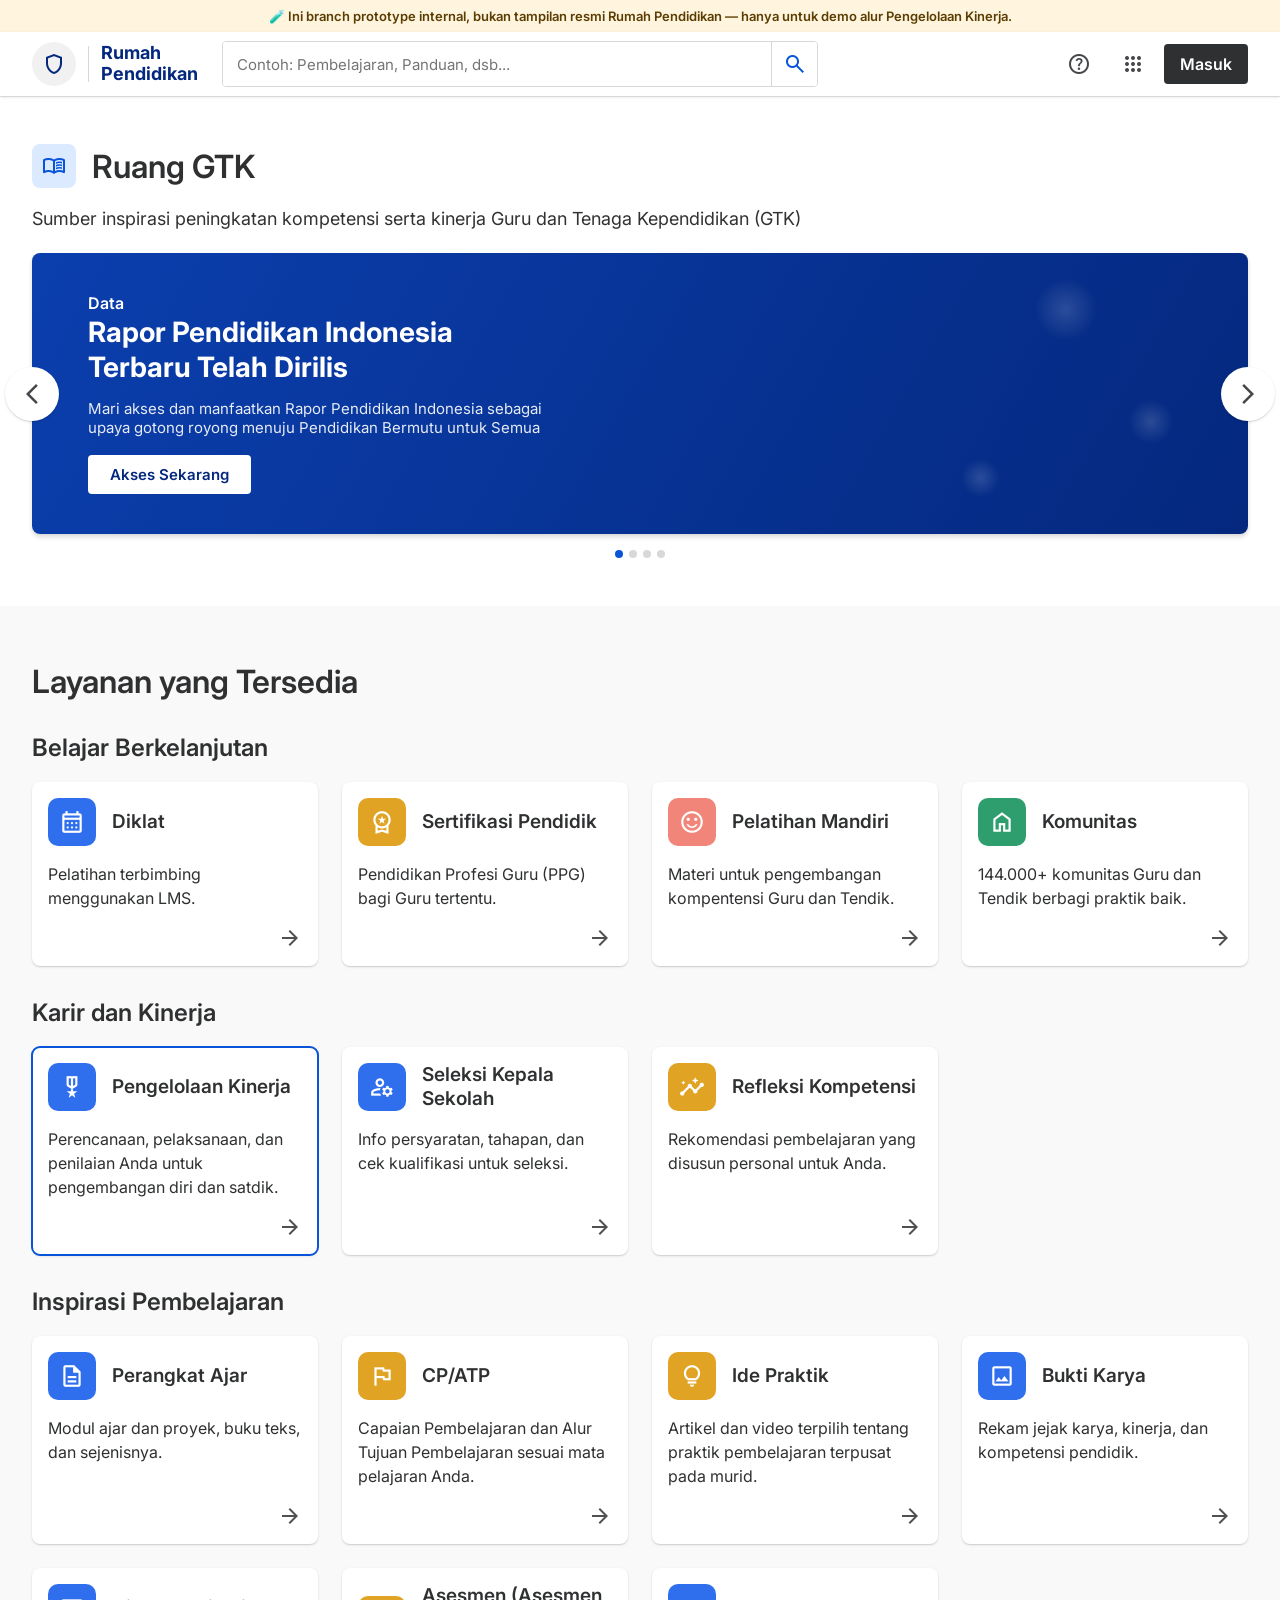
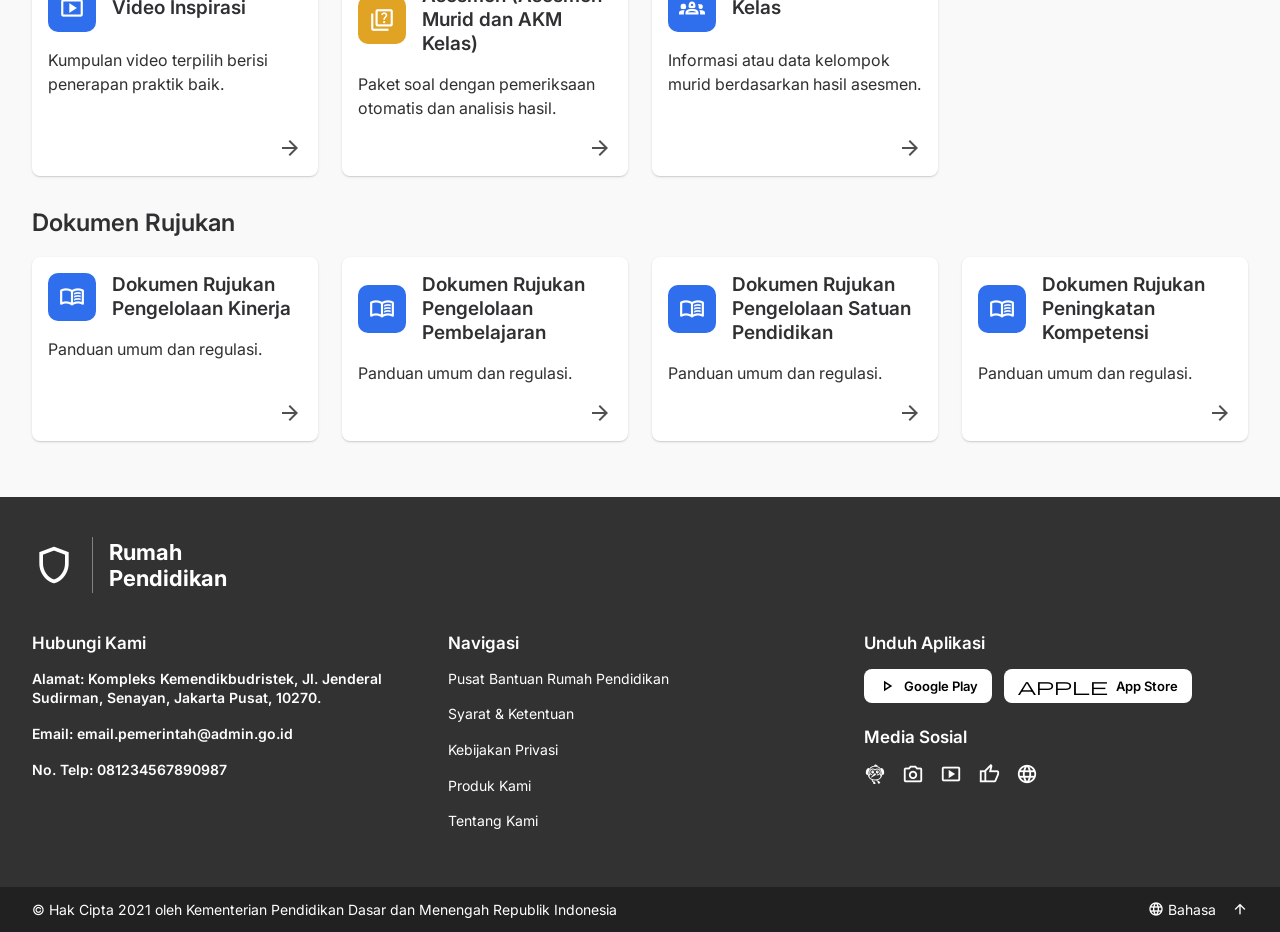
<file: ruang-gtk.html>
<!DOCTYPE html>
<html lang="id">
<head>
<meta charset="UTF-8">
<meta name="viewport" content="width=device-width, initial-scale=1.0">
<title>Ruang GTK – Rumah Pendidikan</title>
<link href="https://fonts.googleapis.com/css2?family=Inter:wght@400;500;600;700&display=swap" rel="stylesheet">
<link href="https://fonts.googleapis.com/css2?family=Material+Symbols+Outlined:opsz,wght,FILL,GRAD@20..48,400,0,0&display=block" rel="stylesheet">
<style>
  *, *::before, *::after { box-sizing:border-box; margin:0; padding:0; }
  :root{
    --action-default:#0954d9; --action-hovered:#0746bd; --action-pressed:#04287e;
    --text-default:#2f3031; --text-subdued:#65686c;
    --gray-5:#f1f1f1; --gray-10:#d8d8d8; --border-subdued:#e3e5e8;
    --font:'Inter','Inter Variable',system-ui,-apple-system,BlinkMacSystemFont,'Segoe UI',Roboto,sans-serif;
  }
  body{ font-family:var(--font); color:var(--text-default); background:#fff; }
  .material-symbols-outlined{ font-variation-settings:'FILL' 0,'wght' 400,'GRAD' 0,'opsz' 24; vertical-align:middle; }
  a{ color:inherit; text-decoration:none; }

  .disclaimer{ background:#fff4de; color:#5a3d00; font-size:0.8125rem; font-weight:600; text-align:center; padding:8px 16px; }

  /* ── topbar ─────────────────────────────────────────────── */
  .rp-topbar{ background:#fff; box-shadow:0px 1px 1px rgba(0,0,0,.08),0px 2px 1px -1px rgba(0,0,0,.02),0px 1px 3px rgba(0,0,0,.1); }
  .rp-topbar-inner{ max-width:1280px; margin:0 auto; padding:0 32px; height:64px; display:flex; align-items:center; gap:24px; }
  .rp-logo{ display:flex; align-items:center; gap:12px; flex-shrink:0; }
  .rp-logo-badge{ width:44px; height:44px; border-radius:50%; background:#f1f1f1; display:flex; align-items:center; justify-content:center; flex-shrink:0; }
  .rp-logo-badge img{ width:30px; height:30px; }
  .rp-logo-divider{ width:1px; height:36px; background:#d8d8d8; }
  .rp-logo-text{ font-weight:700; font-size:1.125rem; line-height:1.15; color:var(--action-pressed); }
  .rp-search{ flex:1; max-width:596px; display:flex; align-items:center; height:46px; border:1px solid var(--gray-10); border-radius:4px; overflow:hidden; }
  .rp-search input{ border:none; outline:none; flex:1; height:100%; padding:0 14px; font-size:0.9375rem; color:var(--text-subdued); font-family:var(--font); }
  .rp-search-btn{ width:46px; height:46px; flex-shrink:0; border:none; border-left:1px solid var(--gray-10); background:#fff; display:flex; align-items:center; justify-content:center; color:var(--action-default); cursor:pointer; }
  .rp-topbar-right{ margin-left:auto; display:flex; align-items:center; gap:8px; flex-shrink:0; }
  .rp-icon-btn{ width:46px; height:46px; border-radius:4px; border:none; background:none; display:flex; align-items:center; justify-content:center; color:#45474a; cursor:pointer; }
  .rp-icon-btn:hover{ background:var(--gray-5); }
  .rp-masuk{ height:40px; padding:8px 16px; background:#2f3031; color:#fff; border:none; border-radius:4px; font-weight:600; font-size:1rem; cursor:pointer; font-family:var(--font); }

  /* ── hero ───────────────────────────────────────────────── */
  .rp-hero{ padding:48px 0; }
  .rp-hero-inner{ max-width:1280px; margin:0 auto; padding:0 32px; }
  .rp-hero-head{ display:flex; align-items:center; gap:16px; margin-bottom:20px; }
  .rp-hero-icon{ width:44px; height:44px; border-radius:8px; background:#dbeafe; display:flex; align-items:center; justify-content:center; flex-shrink:0; }
  .rp-hero-icon .material-symbols-outlined{ color:var(--action-default); font-size:24px; }
  .rp-hero-title{ font-size:2rem; font-weight:600; }
  .rp-hero-sub{ color:#323232; font-size:1.125rem; margin:0 0 24px; }

  .rp-banner-wrap{ position:relative; max-width:1216px; margin:0 auto; }
  .rp-banner{ background:linear-gradient(120deg,#0b3fae 0%,#04287e 100%); border-radius:8px; padding:40px 56px; min-height:280px; display:flex; flex-direction:column; justify-content:center; box-shadow:0px 4px 5px rgba(0,0,0,.08),0px 1px 10px rgba(0,0,0,.02),0px 2px 4px -1px rgba(0,0,0,.1); overflow:hidden; }
  .rp-banner-copy{ color:#fff; max-width:460px; position:relative; z-index:1; }
  .rp-banner-copy .eyebrow{ font-weight:600; }
  .rp-banner-copy .title{ font-size:1.75rem; font-weight:700; line-height:1.25; margin:2px 0 14px; }
  .rp-banner-cta{ display:inline-flex; background:#fff; color:var(--action-pressed); font-weight:600; font-size:0.9375rem; padding:10px 22px; border-radius:4px; }
  .rp-banner-deco{ position:absolute; inset:0; opacity:.15; background:
    radial-gradient(circle at 85% 20%, #fff 0, transparent 3%),
    radial-gradient(circle at 92% 60%, #fff 0, transparent 2%),
    radial-gradient(circle at 78% 80%, #fff 0, transparent 2%); }

  .rp-arrow{ position:absolute; top:50%; transform:translateY(-50%); width:54px; height:54px; border-radius:50%; background:#fff; border:none; box-shadow:0px 1px 1px rgba(0,0,0,.08),0px 2px 1px -1px rgba(0,0,0,.02),0px 1px 3px rgba(0,0,0,.1); display:flex; align-items:center; justify-content:center; color:#45474a; cursor:pointer; }
  .rp-arrow.left{ left:-27px; }
  .rp-arrow.right{ right:-27px; }

  .rp-dots{ display:flex; justify-content:center; gap:6px; margin-top:16px; }
  .rp-dot{ width:8px; height:8px; border-radius:50%; background:var(--gray-10); }
  .rp-dot.active{ background:var(--action-default); }

  /* ── services ───────────────────────────────────────────── */
  .rp-services{ background:#f9f9f9; padding:56px 0; }
  .rp-services-inner{ max-width:1280px; margin:0 auto; padding:0 32px; }
  .rp-services-title{ font-size:2rem; font-weight:600; margin-bottom:32px; }
  .rp-group{ margin-bottom:32px; }
  .rp-group-title{ font-size:1.5rem; font-weight:600; margin-bottom:20px; }
  .rp-grid{ display:flex; flex-wrap:wrap; gap:24px; }

  .rp-card{ width:286px; min-height:184px; background:#fff; border-radius:8px; box-shadow:0px 1px 1px rgba(0,0,0,.08),0px 2px 1px -1px rgba(0,0,0,.02),0px 1px 3px rgba(0,0,0,.1); padding:16px; display:flex; flex-direction:column; gap:16px; transition:box-shadow .15s; }
  a.rp-card:hover{ box-shadow:0px 4px 5px rgba(0,0,0,.08),0px 1px 10px rgba(0,0,0,.02),0px 2px 4px -1px rgba(0,0,0,.1); }
  .rp-card.rp-featured{ outline:2px solid var(--action-default); outline-offset:-1px; }
  .rp-card-head{ display:flex; align-items:center; gap:16px; }
  .rp-card-icon{ width:48px; height:48px; border-radius:10px; display:flex; align-items:center; justify-content:center; flex-shrink:0; }
  .rp-card-icon .material-symbols-outlined{ font-size:26px; color:#fff; }
  .rp-card-title{ font-weight:600; font-size:1.1875rem; line-height:1.26; }
  .rp-card-desc{ font-size:1rem; color:var(--text-default); line-height:1.5; flex:1; }
  .rp-card-arrow{ align-self:flex-end; color:#505050; display:flex; }
  .rp-card-arrow .material-symbols-outlined{ font-size:24px; }

  /* ── footer ─────────────────────────────────────────────── */
  .rp-footer{ background:#323232; color:#fff; }
  .rp-footer-top{ max-width:1280px; margin:0 auto; padding:40px 32px; display:flex; flex-wrap:wrap; gap:32px; }
  .rp-footer-logos{ display:flex; align-items:center; gap:16px; width:100%; margin-bottom:8px; }
  .rp-footer-logos img{ height:56px; }
  .rp-footer-divider{ width:1px; height:56px; background:#828282; }
  .rp-footer-wordmark{ font-weight:700; font-size:1.375rem; }
  .rp-footer-col{ flex:1; min-width:240px; }
  .rp-footer-col h5{ font-size:1.0625rem; font-weight:600; margin-bottom:16px; }
  .rp-footer-col p, .rp-footer-col a{ display:block; font-size:0.875rem; font-weight:600; color:#fff; margin-bottom:16px; line-height:1.4; }
  .rp-footer-col a{ font-weight:400; }
  .rp-footer-col a:hover{ text-decoration:underline; }
  .rp-store-badges{ display:flex; gap:12px; flex-wrap:wrap; }
  .rp-store-badge{ display:flex; align-items:center; gap:8px; background:#fff; color:#000; border-radius:8px; padding:8px 14px; font-size:0.8125rem; font-weight:600; }
  .rp-social{ display:flex; gap:16px; margin-top:8px; }
  .rp-social .material-symbols-outlined{ font-size:22px; }
  .rp-footer-bottom{ background:#212121; padding:14px 32px; }
  .rp-footer-bottom-inner{ max-width:1280px; margin:0 auto; display:flex; justify-content:space-between; align-items:center; flex-wrap:wrap; gap:12px; font-size:0.875rem; }
  .rp-lang{ display:flex; align-items:center; gap:16px; }
  .rp-lang span{ display:inline-flex; align-items:center; gap:4px; }
  .rp-lang .material-symbols-outlined{ font-size:16px; }
</style>
</head>
<body>

  <div class="disclaimer">🧪 Ini branch prototype internal, bukan tampilan resmi Rumah Pendidikan — hanya untuk demo alur Pengelolaan Kinerja.</div>

  <div class="rp-topbar">
    <div class="rp-topbar-inner">
      <div class="rp-logo">
        <div class="rp-logo-badge"><span class="material-symbols-outlined" style="color:#04287e">shield</span></div>
        <div class="rp-logo-divider"></div>
        <div class="rp-logo-text">Rumah<br>Pendidikan</div>
      </div>
      <div class="rp-search">
        <input type="text" placeholder="Contoh: Pembelajaran, Panduan, dsb...">
        <button class="rp-search-btn"><span class="material-symbols-outlined">search</span></button>
      </div>
      <div class="rp-topbar-right">
        <button class="rp-icon-btn"><span class="material-symbols-outlined">help</span></button>
        <button class="rp-icon-btn"><span class="material-symbols-outlined">apps</span></button>
        <button class="rp-masuk">Masuk</button>
      </div>
    </div>
  </div>

  <div class="rp-hero">
    <div class="rp-hero-inner">
      <div class="rp-hero-head">
        <div class="rp-hero-icon"><span class="material-symbols-outlined">menu_book</span></div>
        <div class="rp-hero-title">Ruang GTK</div>
      </div>
      <div class="rp-hero-sub">Sumber inspirasi peningkatan kompetensi serta kinerja Guru dan Tenaga Kependidikan (GTK)</div>

      <div class="rp-banner-wrap">
        <button class="rp-arrow left"><span class="material-symbols-outlined">arrow_back_ios_new</span></button>
        <div class="rp-banner">
          <div class="rp-banner-deco"></div>
          <div class="rp-banner-copy">
            <div class="eyebrow">Data</div>
            <div class="title">Rapor Pendidikan Indonesia<br>Terbaru Telah Dirilis</div>
            <div style="font-size:0.9375rem;margin-bottom:18px;opacity:.9">Mari akses dan manfaatkan Rapor Pendidikan Indonesia sebagai upaya gotong royong menuju Pendidikan Bermutu untuk Semua</div>
            <span class="rp-banner-cta">Akses Sekarang</span>
          </div>
        </div>
        <button class="rp-arrow right"><span class="material-symbols-outlined">arrow_forward_ios</span></button>
      </div>
      <div class="rp-dots"><span class="rp-dot active"></span><span class="rp-dot"></span><span class="rp-dot"></span><span class="rp-dot"></span></div>
    </div>
  </div>

  <div class="rp-services">
    <div class="rp-services-inner">
      <div class="rp-services-title">Layanan yang Tersedia</div>

      <div class="rp-group">
        <div class="rp-group-title">Belajar Berkelanjutan</div>
        <div class="rp-grid">
          <div class="rp-card">
            <div class="rp-card-head"><div class="rp-card-icon" style="background:#2f6fed"><span class="material-symbols-outlined">calendar_month</span></div><div class="rp-card-title">Diklat</div></div>
            <div class="rp-card-desc">Pelatihan terbimbing menggunakan LMS.</div>
            <div class="rp-card-arrow"><span class="material-symbols-outlined">arrow_forward</span></div>
          </div>
          <div class="rp-card">
            <div class="rp-card-head"><div class="rp-card-icon" style="background:#e0a324"><span class="material-symbols-outlined">workspace_premium</span></div><div class="rp-card-title">Sertifikasi Pendidik</div></div>
            <div class="rp-card-desc">Pendidikan Profesi Guru (PPG) bagi Guru tertentu.</div>
            <div class="rp-card-arrow"><span class="material-symbols-outlined">arrow_forward</span></div>
          </div>
          <div class="rp-card">
            <div class="rp-card-head"><div class="rp-card-icon" style="background:#f2857a"><span class="material-symbols-outlined">sentiment_satisfied</span></div><div class="rp-card-title">Pelatihan Mandiri</div></div>
            <div class="rp-card-desc">Materi untuk pengembangan kompentensi Guru dan Tendik.</div>
            <div class="rp-card-arrow"><span class="material-symbols-outlined">arrow_forward</span></div>
          </div>
          <div class="rp-card">
            <div class="rp-card-head"><div class="rp-card-icon" style="background:#2f9e6e"><span class="material-symbols-outlined">home</span></div><div class="rp-card-title">Komunitas</div></div>
            <div class="rp-card-desc">144.000+ komunitas Guru dan Tendik berbagi praktik baik.</div>
            <div class="rp-card-arrow"><span class="material-symbols-outlined">arrow_forward</span></div>
          </div>
        </div>
      </div>

      <div class="rp-group">
        <div class="rp-group-title">Karir dan Kinerja</div>
        <div class="rp-grid">
          <a class="rp-card rp-featured" href="index.html">
            <div class="rp-card-head"><div class="rp-card-icon" style="background:#2f6fed"><span class="material-symbols-outlined">military_tech</span></div><div class="rp-card-title">Pengelolaan Kinerja</div></div>
            <div class="rp-card-desc">Perencanaan, pelaksanaan, dan penilaian Anda untuk pengembangan diri dan satdik.</div>
            <div class="rp-card-arrow"><span class="material-symbols-outlined">arrow_forward</span></div>
          </a>
          <div class="rp-card">
            <div class="rp-card-head"><div class="rp-card-icon" style="background:#2f6fed"><span class="material-symbols-outlined">manage_accounts</span></div><div class="rp-card-title">Seleksi Kepala Sekolah</div></div>
            <div class="rp-card-desc">Info persyaratan, tahapan, dan cek kualifikasi untuk seleksi.</div>
            <div class="rp-card-arrow"><span class="material-symbols-outlined">arrow_forward</span></div>
          </div>
          <div class="rp-card">
            <div class="rp-card-head"><div class="rp-card-icon" style="background:#e0a324"><span class="material-symbols-outlined">insights</span></div><div class="rp-card-title">Refleksi Kompetensi</div></div>
            <div class="rp-card-desc">Rekomendasi pembelajaran yang disusun personal untuk Anda.</div>
            <div class="rp-card-arrow"><span class="material-symbols-outlined">arrow_forward</span></div>
          </div>
        </div>
      </div>

      <div class="rp-group">
        <div class="rp-group-title">Inspirasi Pembelajaran</div>
        <div class="rp-grid">
          <div class="rp-card">
            <div class="rp-card-head"><div class="rp-card-icon" style="background:#2f6fed"><span class="material-symbols-outlined">description</span></div><div class="rp-card-title">Perangkat Ajar</div></div>
            <div class="rp-card-desc">Modul ajar dan proyek, buku teks, dan sejenisnya.</div>
            <div class="rp-card-arrow"><span class="material-symbols-outlined">arrow_forward</span></div>
          </div>
          <div class="rp-card">
            <div class="rp-card-head"><div class="rp-card-icon" style="background:#e0a324"><span class="material-symbols-outlined">flag</span></div><div class="rp-card-title">CP/ATP</div></div>
            <div class="rp-card-desc">Capaian Pembelajaran dan Alur Tujuan Pembelajaran sesuai mata pelajaran Anda.</div>
            <div class="rp-card-arrow"><span class="material-symbols-outlined">arrow_forward</span></div>
          </div>
          <div class="rp-card">
            <div class="rp-card-head"><div class="rp-card-icon" style="background:#e0a324"><span class="material-symbols-outlined">lightbulb</span></div><div class="rp-card-title">Ide Praktik</div></div>
            <div class="rp-card-desc">Artikel dan video terpilih tentang praktik pembelajaran terpusat pada murid.</div>
            <div class="rp-card-arrow"><span class="material-symbols-outlined">arrow_forward</span></div>
          </div>
          <div class="rp-card">
            <div class="rp-card-head"><div class="rp-card-icon" style="background:#2f6fed"><span class="material-symbols-outlined">image</span></div><div class="rp-card-title">Bukti Karya</div></div>
            <div class="rp-card-desc">Rekam jejak karya, kinerja, dan kompetensi pendidik.</div>
            <div class="rp-card-arrow"><span class="material-symbols-outlined">arrow_forward</span></div>
          </div>
          <div class="rp-card">
            <div class="rp-card-head"><div class="rp-card-icon" style="background:#2f6fed"><span class="material-symbols-outlined">smart_display</span></div><div class="rp-card-title">Video Inspirasi</div></div>
            <div class="rp-card-desc">Kumpulan video terpilih berisi penerapan praktik baik.</div>
            <div class="rp-card-arrow"><span class="material-symbols-outlined">arrow_forward</span></div>
          </div>
          <div class="rp-card">
            <div class="rp-card-head"><div class="rp-card-icon" style="background:#e0a324"><span class="material-symbols-outlined">quiz</span></div><div class="rp-card-title">Asesmen (Asesmen Murid dan AKM Kelas)</div></div>
            <div class="rp-card-desc">Paket soal dengan pemeriksaan otomatis dan analisis hasil.</div>
            <div class="rp-card-arrow"><span class="material-symbols-outlined">arrow_forward</span></div>
          </div>
          <div class="rp-card">
            <div class="rp-card-head"><div class="rp-card-icon" style="background:#2f6fed"><span class="material-symbols-outlined">groups_2</span></div><div class="rp-card-title">Kelas</div></div>
            <div class="rp-card-desc">Informasi atau data kelompok murid berdasarkan hasil asesmen.</div>
            <div class="rp-card-arrow"><span class="material-symbols-outlined">arrow_forward</span></div>
          </div>
        </div>
      </div>

      <div class="rp-group" style="margin-bottom:0">
        <div class="rp-group-title">Dokumen Rujukan</div>
        <div class="rp-grid">
          <div class="rp-card">
            <div class="rp-card-head"><div class="rp-card-icon" style="background:#2f6fed"><span class="material-symbols-outlined">menu_book</span></div><div class="rp-card-title">Dokumen Rujukan Pengelolaan Kinerja</div></div>
            <div class="rp-card-desc">Panduan umum dan regulasi.</div>
            <div class="rp-card-arrow"><span class="material-symbols-outlined">arrow_forward</span></div>
          </div>
          <div class="rp-card">
            <div class="rp-card-head"><div class="rp-card-icon" style="background:#2f6fed"><span class="material-symbols-outlined">menu_book</span></div><div class="rp-card-title">Dokumen Rujukan Pengelolaan Pembelajaran</div></div>
            <div class="rp-card-desc">Panduan umum dan regulasi.</div>
            <div class="rp-card-arrow"><span class="material-symbols-outlined">arrow_forward</span></div>
          </div>
          <div class="rp-card">
            <div class="rp-card-head"><div class="rp-card-icon" style="background:#2f6fed"><span class="material-symbols-outlined">menu_book</span></div><div class="rp-card-title">Dokumen Rujukan Pengelolaan Satuan Pendidikan</div></div>
            <div class="rp-card-desc">Panduan umum dan regulasi.</div>
            <div class="rp-card-arrow"><span class="material-symbols-outlined">arrow_forward</span></div>
          </div>
          <div class="rp-card">
            <div class="rp-card-head"><div class="rp-card-icon" style="background:#2f6fed"><span class="material-symbols-outlined">menu_book</span></div><div class="rp-card-title">Dokumen Rujukan Peningkatan Kompetensi</div></div>
            <div class="rp-card-desc">Panduan umum dan regulasi.</div>
            <div class="rp-card-arrow"><span class="material-symbols-outlined">arrow_forward</span></div>
          </div>
        </div>
      </div>
    </div>
  </div>

  <div class="rp-footer">
    <div class="rp-footer-top">
      <div class="rp-footer-logos">
        <span class="material-symbols-outlined" style="font-size:44px">shield</span>
        <div class="rp-footer-divider"></div>
        <div class="rp-footer-wordmark">Rumah<br>Pendidikan</div>
      </div>

      <div class="rp-footer-col">
        <h5>Hubungi Kami</h5>
        <p>Alamat: Kompleks Kemendikbudristek, Jl. Jenderal Sudirman, Senayan, Jakarta Pusat, 10270.</p>
        <p>Email: email.pemerintah@admin.go.id</p>
        <p>No. Telp: 081234567890987</p>
      </div>

      <div class="rp-footer-col">
        <h5>Navigasi</h5>
        <a href="#">Pusat Bantuan Rumah Pendidikan</a>
        <a href="#">Syarat &amp; Ketentuan</a>
        <a href="#">Kebijakan Privasi</a>
        <a href="#">Produk Kami</a>
        <a href="#">Tentang Kami</a>
      </div>

      <div class="rp-footer-col">
        <h5>Unduh Aplikasi</h5>
        <div class="rp-store-badges">
          <span class="rp-store-badge"><span class="material-symbols-outlined" style="font-size:18px">play_arrow</span> Google Play</span>
          <span class="rp-store-badge"><span class="material-symbols-outlined" style="font-size:18px">apple</span> App Store</span>
        </div>
        <h5 style="margin-top:24px">Media Sosial</h5>
        <div class="rp-social">
          <span class="material-symbols-outlined">flutter_dash</span>
          <span class="material-symbols-outlined">photo_camera</span>
          <span class="material-symbols-outlined">smart_display</span>
          <span class="material-symbols-outlined">thumb_up</span>
          <span class="material-symbols-outlined">language</span>
        </div>
      </div>
    </div>
    <div class="rp-footer-bottom">
      <div class="rp-footer-bottom-inner">
        <span>© Hak Cipta 2021 oleh Kementerian Pendidikan Dasar dan Menengah Republik Indonesia</span>
        <div class="rp-lang">
          <span><span class="material-symbols-outlined">language</span> Bahasa</span>
          <span><span class="material-symbols-outlined">arrow_upward</span></span>
        </div>
      </div>
    </div>
  </div>

</body>
</html>
</file>
<file: refleksi-potensi/seragam.css>
/* ============================================================================
   Seragam Design System - guru-desktop
   Local stylesheet mirroring the @wartek-id resolved tokens for the Refleksi
   Potensi prototype. Token names preserved in CSS comments for handoff.
   ========================================================================== */

:root {
  /* color.action / interactive */
  --action-default: #0954d9;   /* color.action.default */
  --action-hovered: #0746bd;   /* color.action.hovered */
  --action-pressed: #04287e;   /* color.action.pressed */
  --action-disabled: #adadad;  /* color.action.disabled */
  --focus: #2a7efb;            /* color.blue.50 */
  --primary: #0b5ae2;          /* color.primary */

  /* neutral / text */
  --text-default: #323232;     /* color.text.default */
  --text-subdued: #727272;     /* color.text.subdued */
  --text-disabled: #828282;    /* color.text.disabled */
  --text-inverse: #ffffff;     /* color.text.inverse */

  /* surface / background */
  --bg-default: #f9f9f9;       /* color.background.default */
  --surface-default: #ffffff;  /* color.surface.default */
  --surface-subdued: #f1f1f1;  /* color.surface.subdued */
  --surface-selected: #e6f1ff; /* color.surface.selected.default */
  --surface-selected-hover: #bfdafe; /* color.surface.selected.hovered */

  /* border */
  --border-default: #828282;   /* color.border.default */
  --border-subdued: #adadad;   /* color.border.subdued */
  --border-disabled: #c7c7c7;  /* color.border.disabled */
  --border-hovered: #505050;   /* color.border.hovered */

  /* gray ramp */
  --gray-5: #f1f1f1;
  --gray-10: #d8d8d8;
  --gray-20: #c7c7c7;
  --gray-30: #adadad;
  --gray-50: #828282;
  --gray-60: #727272;

  /* status surfaces (subtle badge backgrounds) */
  --badge-success-bg: #9ae5b9;
  --badge-warning-bg: #ffdfa3;
  --badge-informational-bg: #98dafb;
  --icon-success: #369536;
  --icon-warning: #ce4100;
  --icon-default: #505050;     /* color.icon.default */
  --icon-subdued: #727272;     /* color.icon.subdued */

  /* radius */
  --radius-base: 0.25rem;      /* size.border.radius.base — 4px */
  --radius-8: 0.5rem;          /* size.rounded.8 */

  /* elevation */
  --elevation-card: 0px 2px 1px rgba(0,0,0,0.05), 0px 0px 1px rgba(0,0,0,0.25);
  --elevation-03: 0px 4px 5px rgba(0,0,0,0.08), 0px 1px 10px rgba(0,0,0,0.02), 0px 2px 4px -1px rgba(0,0,0,0.1);
  --elevation-header: 0 2px 4px -4px #323232;

  --font: 'Inter', 'Inter Variable', system-ui, -apple-system, BlinkMacSystemFont, 'Segoe UI', Roboto, sans-serif;
}

*, *::before, *::after { box-sizing: border-box; margin: 0; padding: 0; }

html { -webkit-font-smoothing: antialiased; text-rendering: optimizeLegibility; }

body {
  font-family: var(--font);
  background: var(--bg-default);
  color: var(--text-default);
  min-height: 100vh;
}

/* ── Typography (@wartek-id/text) — Seragam desktop scale ─────────────────── */
.text-display-lg   { font-weight: 700; font-size: 3rem;     line-height: 3.5rem;   } /* 48 */
.text-display-md   { font-weight: 700; font-size: 2.25rem;  line-height: 2.75rem;  } /* 36 */
.text-display-sm   { font-weight: 700; font-size: 1.5rem;   line-height: 2rem;     } /* 24 */
.text-heading-lg   { font-weight: 600; font-size: 1.25rem;  line-height: 1.75rem;  } /* 20 */
.text-heading-md   { font-weight: 600; font-size: 1.125rem; line-height: 1.5rem;   } /* 18 */
.text-heading-sm   { font-weight: 600; font-size: 1rem;     line-height: 1.375rem; } /* 16 */
.text-body-lg      { font-weight: 400; font-size: 1.125rem; line-height: 1.75rem;  } /* 18 */
.text-body-lg-bold { font-weight: 600; font-size: 1.125rem; line-height: 1.75rem;  } /* 18 */
.text-body         { font-weight: 400; font-size: 1rem;     line-height: 1.5rem;   } /* 16 */
.text-body-bold    { font-weight: 600; font-size: 1rem;     line-height: 1.5rem;   } /* 16 */
.text-body-sm      { font-weight: 400; font-size: 0.875rem; line-height: 1.25rem;  } /* 14 */
.text-body-sm-bold { font-weight: 600; font-size: 0.875rem; line-height: 1.25rem;  } /* 14 */
.text-action       { font-weight: 600; font-size: 1rem;     line-height: 1.5rem;   } /* 16 */
.text-helper       { font-weight: 400; font-size: 0.75rem;  line-height: 1rem;     } /* 12 */
.text-helper-bold  { font-weight: 600; font-size: 0.75rem;  line-height: 1rem;     } /* 12 */
.text-eyebrow-sm   { font-weight: 500; font-size: 0.75rem;  line-height: 1rem;     } /* 12 */
.text-subheading   { font-weight: 600; font-size: 0.875rem; line-height: 1rem;     } /* 14 */

.c-default        { color: var(--text-default); }
.c-subdued        { color: var(--text-subdued); }
.c-disabled       { color: var(--text-disabled); }
.c-primary        { color: var(--primary); }
.c-informational  { color: #2a7efb; }      /* color.text.informational */
.c-success        { color: #268326; }      /* color.text.success */
.c-warning        { color: #8b5104; }      /* color.text.warning */
.c-critical       { color: #df2121; }      /* color.text.critical */
.c-inverse        { color: var(--text-inverse); }
.c-action         { color: var(--action-default); }

/* ── Icon (@wartek-id/icon — Material Symbols Outlined engine) ────────────── */
.material-icons-outlined,
.material-symbols-outlined {
  font-family: 'Material Symbols Outlined';
  font-weight: normal;
  font-style: normal;
  line-height: 1;
  letter-spacing: normal;
  text-transform: none;
  display: inline-block;
  white-space: nowrap;
  word-wrap: normal;
  direction: ltr;
  -webkit-font-feature-settings: 'liga';
  -webkit-font-smoothing: antialiased;
  font-variation-settings: 'FILL' 0, 'wght' 400, 'GRAD' 0, 'opsz' 24;
  vertical-align: middle;
  user-select: none;
}
.icon          { color: var(--icon-default); font-size: 24px; }
.icon.sm       { font-size: 20px; }
.icon.lg       { font-size: 36px; }
.icon.subdued       { color: var(--icon-subdued); }
.icon.informational { color: #0746bd; }   /* color.icon.informational */
.icon.success       { color: var(--icon-success); }
.icon.warning       { color: var(--icon-warning); }
.icon.inverse       { color: #f1f1f1; }
.icon.inherit       { color: inherit; }

/* ── Button (@wartek-id/button) ───────────────────────────────────────────── */
.btn {
  display: inline-flex; align-items: center; justify-content: center; gap: 8px;
  font-family: var(--font); font-weight: 600;
  border: none; cursor: pointer; appearance: none; outline: none;
  transition: 300ms cubic-bezier(0.075, 0.82, 0.165, 1);
  color: var(--text-inverse);
}
.btn:focus { z-index: 1; }
.btn .material-symbols-outlined { font-size: 20px; }

/* sizes */
.btn-sm { padding: 0.25rem 0.75rem; border-radius: 8px; font-size: 0.875rem; line-height: 1.25rem; }
.btn-md { padding: 0.5rem 1rem;     border-radius: 8px; font-size: 1rem;     line-height: 1.5rem;  }
.btn-lg { padding: 0.75rem 1.5rem;  border-radius: 8px; font-size: 1rem;     line-height: 1.5rem;  }
.btn-full { width: 100%; }

/* colors */
.btn-blue  { background: var(--action-default); color: #fff; }
.btn-blue:hover:not(:active)  { background: var(--action-hovered); }
.btn-blue:active  { background: var(--action-pressed); }
.btn-blue:focus   { box-shadow: 0 0 0 2px #fff, 0 0 0 4px var(--focus); }

.btn-black { background: #323232; color: #fff; }
.btn-black:hover:not(:active) { background: #212121; }
.btn-black:active { background: #000; }
.btn-black:focus  { box-shadow: 0 0 0 2px #fff, 0 0 0 4px var(--focus); }

.btn-white { background: #fff; color: var(--text-default); outline: 1px solid var(--gray-50); }
.btn-white:hover:not(:active) { background: var(--gray-5); }
.btn-white:active { background: var(--gray-10); }
.btn-white:focus  { box-shadow: 0 0 0 2px #fff, 0 0 0 4px var(--focus); }

.btn-red   { background: #df2121; color: #fff; }
.btn-red:hover:not(:active) { background: #a21013; }
.btn-red:active { background: #650c0f; }

/* ghost (blue only) */
.btn-ghost { background: transparent; color: var(--action-default); border: none; }
.btn-ghost:hover:not(:active) { background: var(--gray-10); color: var(--action-hovered); }
.btn-ghost:active { background: transparent; color: var(--action-pressed); }
.btn-ghost:focus  { background: #fff; box-shadow: 0 0 0 2px var(--focus); }

.btn[aria-disabled="true"],
.btn:disabled { background: var(--action-disabled); color: var(--text-disabled); cursor: not-allowed; outline: none; box-shadow: none; }

.btn-icon { padding: 0; }
.btn-icon.btn-sm { width: 28px; height: 28px; }
.btn-icon.btn-md { width: 36px; height: 36px; }
.btn-icon.btn-lg { width: 46px; height: 46px; }

/* ── Card (@wartek-id/card) ───────────────────────────────────────────────── */
.card {
  display: flex; flex-direction: column; position: relative;
  background: var(--surface-default);
  border-radius: var(--radius-8);
  box-shadow: var(--elevation-card);
}
.card-interactive { cursor: pointer; transition: box-shadow 0.25s cubic-bezier(0.4,0,0.2,1), transform 0.15s; }
.card-interactive:hover { box-shadow: var(--elevation-03); transform: translateY(-2px); }

/* ── Badge (@wartek-id/badge) ─────────────────────────────────────────────── */
.badge {
  display: inline-flex; align-items: center; gap: 4px;
  border-radius: 20px; padding: 2px 8px;
  font-size: 0.875rem; line-height: 1.25rem; font-weight: 600;
  font-family: var(--font);
}
.badge .material-symbols-outlined { font-size: 16px; }
.badge-success { background: #9ae5b9; color: #323232; border: 1px solid #9ae5b9; }
.badge-warning { background: #ffdfa3; color: #323232; border: 1px solid #ffdfa3; }
.badge-critical { background: #ffe9ea; color: #323232; border: 1px solid #ffe9ea; }
.badge-informational { background: #98dafb; color: #323232; border: 1px solid #98dafb; }
.badge-neutral { background: #fff; color: #323232; border: 1px solid #adadad; }
.badge-exp-informational { background: #0954d9; color: #fff; border: 1px solid #0954d9; }
.badge-exp-success { background: #268326; color: #fff; border: 1px solid #268326; }

/* ── Banner (@wartek-id/banner) ───────────────────────────────────────────── */
.banner { display: block; padding: 20px; border-radius: var(--radius-base); overflow: hidden; color: var(--text-default); }
.banner-success { background: #e2f5e0; border: 0.5px solid #369536; }      /* surface.success.subdued */
.banner-informational { background: #f1f1f1; border: 0.5px solid #828282; }
.banner-warning { background: #ffcf9d; border: 0.5px solid #ffc453; }
.banner-head { display: flex; align-items: center; justify-content: space-between; gap: 12px; }
.banner-title { font-weight: 600; font-size: 1.0625rem; line-height: 1.375rem; display: flex; align-items: center; gap: 6px; }
.banner-body { margin-top: 8px; font-size: 0.875rem; line-height: 1.25rem; color: var(--text-subdued); }

/* ── SelectionBox option (@wartek-id/selection-box) ───────────────────────── */
.selbox { display: flex; flex-direction: column; gap: 10px; }
.selbox-option {
  display: flex; align-items: flex-start; gap: 14px;
  border: 1px solid var(--border-subdued); border-radius: var(--radius-base);
  padding: 14px 16px; cursor: pointer; background: #fff;
  transition: border-color 0.15s, background 0.15s, box-shadow 0.15s;
}
.selbox-option:hover { border-color: var(--border-hovered); background: var(--gray-5); }
.selbox-option.checked { border-color: var(--action-default); background: var(--surface-selected); box-shadow: inset 0 0 0 1px var(--action-default); }
.selbox-radio {
  width: 20px; height: 20px; border-radius: 50%;
  border: 2px solid var(--border-subdued); flex-shrink: 0; margin-top: 1px;
  display: flex; align-items: center; justify-content: center; transition: border-color 0.15s;
}
.selbox-option.checked .selbox-radio { border-color: var(--action-default); }
.selbox-dot { width: 10px; height: 10px; border-radius: 50%; background: var(--action-default); transform: scale(0); transition: transform 0.15s; }
.selbox-option.checked .selbox-dot { transform: scale(1); }
.selbox-label { font-weight: 600; color: var(--action-default); min-width: 18px; flex-shrink: 0; margin-top: 1px; }
.selbox-text { color: var(--text-default); line-height: 1.55; font-size: 1rem; }

/* ── ProgressBar (@wartek-id/progress-bar) ────────────────────────────────── */
.progressbar { display: block; width: 100%; }
.progressbar-track { position: relative; overflow: hidden; width: 100%; height: 6px; background: var(--gray-20); border-radius: 74px; }
.progressbar-value { height: 100%; background: var(--action-default); border-radius: 74px; transition: width 660ms cubic-bezier(0.65,0,0.35,1); }

/* segmented step progress (used on Soal) */
.steps { display: flex; gap: 6px; }
.step { flex: 1; height: 4px; background: var(--gray-20); border-radius: 2px; transition: background 0.3s; }
.step.active { background: var(--action-default); }
.step.done   { background: #268326; }

/* ── HeaderBar (@wartek-id/header-bar — desktop) ──────────────────────────── */
.headerbar {
  width: 100%; background: var(--surface-default);
  box-shadow: var(--elevation-header); position: sticky; top: 0; z-index: 30;
}
.headerbar-inner {
  max-width: 1040px; margin: 0 auto; width: 100%;
  min-height: 64px; padding: 10px 32px;
  display: flex; align-items: center; gap: 16px;
}
.headerbar-back {
  width: 40px; height: 40px; flex-shrink: 0; border: none; background: transparent;
  border-radius: var(--radius-base); cursor: pointer; color: var(--icon-subdued);
  display: inline-flex; align-items: center; justify-content: center;
  transition: background 0.15s;
}
.headerbar-back:hover { background: var(--gray-5); color: var(--text-default); }
.headerbar-titles { display: flex; flex-direction: column; min-width: 0; flex: 1; }
.headerbar-right { display: flex; align-items: center; gap: 8px; flex-shrink: 0; }
.linklike {
  display: inline-flex; align-items: center; gap: 6px;
  color: var(--action-default); font-weight: 600; font-size: 1rem; line-height: 1.5rem;
  text-decoration: none; cursor: pointer; background: none; border: none; font-family: var(--font);
}
.linklike:hover { color: var(--action-hovered); text-decoration: underline; }

/* ── Chip (@wartek-id/chip) ───────────────────────────────────────────────── */
.chip {
  display: inline-flex; align-items: center; gap: 6px;
  border-radius: 625rem; padding: 6px 16px;
  font-size: 0.9375rem; font-weight: 600; line-height: 1.25rem;
  cursor: pointer; border: 1px solid transparent; background: #fff; color: #04287e;
  font-family: var(--font); transition: background 0.15s;
}
.chip.selected { background: #bfdafe; color: #04287e; }  /* blue.10 */
.chip.on-dark { background: rgba(255,255,255,0.12); color: #fff; border-color: rgba(255,255,255,0.5); }
.chip.on-dark.selected { background: #bfdafe; color: #04287e; border-color: transparent; }

/* ── Link (@wartek-id/link) ───────────────────────────────────────────────── */
.link { color: var(--action-default); text-decoration: underline; cursor: pointer; font-weight: 400; }
.link:hover { color: var(--action-hovered); }

/* ── Layout ───────────────────────────────────────────────────────────────── */
.page { display: none; min-height: 100vh; flex-direction: column; }
.page.active { display: flex; }
.content { max-width: 1040px; margin: 0 auto; width: 100%; padding: 32px; flex: 1; }
.content-narrow { max-width: 760px; }

.separator { height: 1px; background: var(--gray-5); border: none; }   /* @wartek-id/separator */

/* ── Dialog (@wartek-id/dialog) ───────────────────────────────────────────── */
.dialog-overlay {
  position: fixed; inset: 0; background: rgba(0,0,0,0.7);
  display: none; align-items: flex-start; justify-content: center;
  z-index: 1300; padding: 20px; overflow: auto;
}
.dialog-overlay.show { display: flex; }
.dialog-content {
  background: #fff; border-radius: var(--radius-base);
  width: 420px; max-width: calc(100vw - 32px);
  margin-top: 12vh; box-shadow: 0px 24px 38px 3px rgba(0,0,0,0.08), 0px 9px 46px 8px rgba(0,0,0,0.02), 0px 11px 15px -7px rgba(0,0,0,0.1);
  display: flex; flex-direction: column; position: relative;
}
.dialog-overlay.show .dialog-content { animation: dialogIn 0.18s cubic-bezier(0.16,1,0.3,1) both; }
@keyframes dialogIn { from { transform: translateY(8px) scale(0.98); } to { transform: none; } }
.dialog-header { padding: 16px 20px; background: var(--bg-default); border-bottom: 1px solid var(--border-disabled); border-radius: var(--radius-base) var(--radius-base) 0 0; }
.dialog-header.compact { background: var(--surface-subdued); }
.dialog-body { padding: 20px; }
.dialog-footer { display: flex; justify-content: flex-end; gap: 10px; padding: 16px 20px; border-top: 1px solid var(--border-disabled); }
.dialog-footer.stacked { flex-direction: column; }
.dialog-close { position: absolute; right: 16px; top: 14px; border: none; background: none; cursor: pointer; color: var(--icon-subdued); display: inline-flex; padding: 4px; border-radius: var(--radius-base); }
.dialog-close:hover { background: var(--gray-5); color: var(--text-default); }
.dialog-center { text-align: center; }
.dialog-illus { width: 88px; height: 88px; border-radius: 20px; margin: 0 auto 18px; display: flex; align-items: center; justify-content: center; background: none !important; }
.dialog-illus .material-symbols-outlined { font-size: 48px; }
.dialog-illus img { width: 84px; height: 84px; object-fit: contain; }

/* ── Misc utility ─────────────────────────────────────────────────────────── */
.row { display: flex; align-items: center; }
.col { display: flex; flex-direction: column; }
.gap-4 { gap: 4px; } .gap-6 { gap: 6px; } .gap-8 { gap: 8px; } .gap-12 { gap: 12px; } .gap-16 { gap: 16px; }
.grid-2 { display: grid; grid-template-columns: repeat(2, 1fr); gap: 14px; align-items: start; }
@media (max-width: 720px) { .grid-2 { grid-template-columns: 1fr; } .headerbar-inner, .content { padding-left: 20px; padding-right: 20px; } }
</file>
<file: mantel360.css>
/* mantel360 — Seragam design-system reskin. Shared styles for index.html, 360_pov_guru_menilai.html, 360_pov_ks_menilai.html */
body{font-size:14px;background:#efefef}
.page{display:none}.page.active{display:block}
a{color:var(--action-default)}a:hover{color:var(--action-hovered)}

/* topbar */
.topbar{display:flex;align-items:center;justify-content:space-between;padding:0 24px;border-bottom:1px solid #efefef;background:#fff;position:sticky;top:0;z-index:100;height:64px}
.brand{display:flex;align-items:center;gap:12px}
.logo-box{width:34px;height:34px;border-radius:50%;background:conic-gradient(from 180deg,var(--action-default),#04287e);display:flex;align-items:center;justify-content:center;flex-shrink:0}
.logo-box .material-symbols-outlined{color:#fff;font-size:18px}
.brand-text{font-size:1rem;font-weight:700;color:var(--action-pressed);line-height:1.2}
.period-badge{font-size:0.9375rem;font-weight:400;padding:5px 14px;border-radius:20px;color:#2f3031;display:flex;align-items:center;gap:8px;background:#d8cdfb;margin-left:14px;white-space:nowrap;height:26.5px;box-sizing:border-box}
.period-badge .material-symbols-outlined{font-size:16px;color:#45474a}
.topbar-right{display:flex;align-items:center;gap:6px}
.topbar-user{display:flex;align-items:center;gap:8px;font-size:0.9375rem;font-weight:400;color:#2f3031;cursor:pointer}
.topbar-user .material-symbols-outlined{font-size:20px;color:#45474a}

/* layout */
.layout{display:flex;min-height:calc(100vh - 64px)}
.sidebar{width:316px;flex-shrink:0;padding:20px;background:#fff;position:sticky;top:64px;height:calc(100vh - 64px);overflow-y:auto;box-sizing:border-box;transition:width .18s ease,padding .18s ease}
.layout.sidebar-hidden .sidebar{width:0;padding:0;overflow:hidden;border:none}
.sidebar-toggle{display:inline-flex;align-items:center;justify-content:center;width:36px;height:36px;border-radius:8px;border:none;background:none;cursor:pointer;color:#2f3031;margin-right:4px}
.sidebar-toggle:hover{background:var(--gray-5)}
.sidebar-toggle .material-symbols-outlined{font-size:22px}
.sb-item{display:flex;align-items:center;justify-content:space-between;gap:12px;padding:12px;font-size:0.9375rem;font-weight:400;color:#2f3031;cursor:pointer;border-radius:8px;line-height:1.47}
.sb-item:hover{background:var(--gray-5)}
.sb-item.active{font-weight:700}
.sb-left{display:flex;align-items:center;gap:12px}
.sb-item .material-symbols-outlined{font-size:24px;color:#2f3031}
.sb-chevron{transition:transform .15s}
.sb-sub{display:none;flex-direction:column;gap:8px;margin-top:8px}
.sb-sub.open{display:flex}
.sb-subitem{padding:12px 12px 12px 40px;font-size:0.9375rem;font-weight:400;border-radius:8px}
.sb-subitem.active{font-weight:700}
.main{flex:1;padding:36px 24px;min-width:0;max-width:1280px;transition:max-width .18s ease}
.layout.sidebar-hidden .main{max-width:1560px}

/* buttons (subset of seragam btn, extended sizes) */
.btn{display:inline-flex;align-items:center;justify-content:center;gap:6px;border:none;border-radius:4px;font-family:var(--font);font-weight:600;cursor:pointer;transition:background .15s}
.btn-blue{background:var(--action-default);color:#fff}
.btn-blue:hover{background:var(--action-hovered)}
.btn-blue:disabled{background:var(--gray-20);color:var(--text-disabled);cursor:not-allowed}
.btn-black{background:#2f3031;color:#fff}
.btn-black:hover{background:#000}
.btn-outline{background:#fff;color:#2f3031;border:1px solid var(--border-subdued)}
.btn-outline:hover{background:var(--gray-5)}
.btn-ghost{background:transparent;color:var(--action-default);border:none}
.btn-ghost:hover{background:var(--gray-10);color:var(--action-hovered)}
.btn-sm{padding:6px 14px;font-size:0.8125rem;height:32px}
.btn-md{padding:10px 18px;font-size:0.875rem;height:38px}
.btn-lg{height:46px;padding:12px 20px;border-radius:4px;font-size:0.9375rem;font-weight:600}

/* generic card */
.card{background:#fff;border-radius:4px;box-shadow:0px 1px 1px rgba(0,0,0,.08),0px 2px 1px -1px rgba(0,0,0,.02),0px 1px 3px rgba(0,0,0,.1);margin-bottom:24px;padding:24px}
.card:last-child{margin-bottom:0}

/* homepage CTA card (Mulai Perencanaan / Kinerja Harian) */
.pk-card{background:#fff;border-radius:4px;box-shadow:0px 1px 1px rgba(0,0,0,.08),0px 2px 1px -1px rgba(0,0,0,.02),0px 1px 3px rgba(0,0,0,.1);margin-bottom:24px}
.pk-card:last-child{margin-bottom:0}
.pk-cta{display:flex;align-items:center;justify-content:space-between;gap:24px;flex-wrap:nowrap;padding:24px}
.pk-cta-left{display:flex;align-items:center;gap:24px;min-width:0;flex:1 1 auto}
.pk-cta-left>div{min-width:0}
.pk-cta-icon{width:84px;height:84px;flex-shrink:0;object-fit:contain}
.pk-cta-title{font-size:1.375rem;font-weight:600;margin-bottom:4px;color:#2f3031;line-height:1.27}
.pk-cta-sub{font-size:1rem;font-weight:400;color:#65686c;line-height:1.5;max-width:640px}
.pk-cta-sub b{font-weight:700;color:#65686c}
.pk-cta .btn{flex-shrink:0;white-space:nowrap}

/* 360 entry card */
.card-360-entry{background:#fff;border-radius:4px;box-shadow:0px 1px 1px rgba(0,0,0,.08),0px 2px 1px -1px rgba(0,0,0,.02),0px 1px 3px rgba(0,0,0,.1);padding:24px;margin-bottom:24px;display:flex;align-items:center;justify-content:space-between;gap:24px;flex-wrap:wrap}
.c360-left{display:flex;align-items:center;gap:24px;min-width:0}
.c360-icon{width:84px;height:84px;border-radius:50%;background:var(--surface-selected);display:flex;align-items:center;justify-content:center;flex-shrink:0}
.c360-icon .material-symbols-outlined{font-size:36px;color:var(--action-pressed)}
.c360-title{font-size:1.375rem;font-weight:600;margin-bottom:4px;color:#2f3031;line-height:1.27}
.c360-sub{font-size:1rem;font-weight:400;color:#65686c;line-height:1.5;max-width:640px}
.c360-sub strong{font-weight:700;color:#65686c}
.ring-wrap{position:relative;width:84px;height:84px;flex-shrink:0}
.ring-wrap svg{transform:rotate(-90deg);width:84px;height:84px}
.ring-label{position:absolute;inset:0;display:flex;align-items:center;justify-content:center;font-size:1.0625rem;font-weight:700;color:var(--action-default)}

/* timeline */
.pk-timeline{padding:24px}
.pk-timeline-head{display:flex;align-items:center;justify-content:space-between;gap:16px;flex-wrap:wrap}
.pk-timeline-title{font-size:0.9375rem;font-weight:400;color:#2f3031}
.pk-timeline-link{display:inline-flex;align-items:center;gap:4px;color:#0b5fef;font-weight:400;font-size:0.9375rem;text-decoration:none;cursor:pointer}
.pk-timeline-link:hover{text-decoration:underline}
.pk-timeline-link .material-symbols-outlined{font-size:20px;color:#45474a}
.pk-timeline-divider{border:none;border-top:1px solid #c9cbcf;margin:16px 0}
.pk-timeline-grid{display:grid;grid-template-columns:repeat(9,auto);column-gap:16px;row-gap:16px;align-items:start}
.pk-tl-pill{font-size:0.9375rem;font-weight:400;color:#2c70e5;background:#e6f2ff;padding:6px 16px;border-radius:4px;text-align:center;white-space:nowrap;justify-self:stretch}
.pk-tl-label{font-size:0.9375rem;font-weight:400;color:#2f3031;line-height:1.47;max-width:150px}
.pk-tl-arrow{flex-shrink:0;width:24px;height:24px;border-radius:50%;background:#0b5fef;color:#fff;display:flex;align-items:center;justify-content:center;margin-top:2px}
.pk-tl-arrow .material-symbols-outlined{font-size:15px}

/* guide card */
.pk-guide{display:flex;align-items:center;gap:24px;padding:16px 24px}
.pk-guide-icon{width:64px;height:64px;flex-shrink:0;object-fit:contain}
.pk-guide-title{font-size:0.9375rem;font-weight:400;color:#000;margin-bottom:14px}
.pk-guide .btn{height:30.5px;padding:4px 16px;border-radius:4px;font-size:0.9375rem;font-weight:400}

/* info/notice card (Beranda welcome notif) */
.info-card{display:flex;align-items:center;gap:16px}
.info-card-icon{width:48px;height:48px;border-radius:50%;background:#fff4de;display:flex;align-items:center;justify-content:center;flex-shrink:0}
.info-card-icon .material-symbols-outlined{font-size:22px;color:#8b5104}
.info-card-body{flex:1;min-width:0}
.info-card-title{font-size:1.0625rem;font-weight:700;margin-bottom:4px;color:#2f3031}
.info-card-desc{font-size:0.875rem;color:#65686c;line-height:1.55}
.page-title{font-size:1.375rem;font-weight:700;color:#2f3031}
.page-sub{font-size:0.875rem;color:#65686c;margin:6px 0 24px}

/* back button */
.page-title-row{display:flex;align-items:center;gap:8px;margin-bottom:20px}
.page-title-row .page-title{margin:0}
.title-back-btn{background:none;border:none;cursor:pointer;display:inline-flex;align-items:center;justify-content:center;color:#2f3031;padding:4px;border-radius:6px}
.title-back-btn:hover{background:var(--gray-10)}
.title-back-btn .material-symbols-outlined{font-size:26px}

/* notice / lock box */
.notice-box{background:var(--surface-selected);border-radius:8px;padding:14px 16px;display:flex;align-items:flex-start;gap:10px;font-size:0.875rem;color:#2f3031;margin-bottom:16px}
.notice-box .material-symbols-outlined{color:var(--action-default);font-size:18px;margin-top:1px;flex-shrink:0}

/* umpan balik section card (ring header + table combined) */
.qs-card{background:#fff;border-radius:8px;border:1px solid #c9cbcf;box-shadow:0px 1px 1px rgba(0,0,0,.08),0px 2px 1px -1px rgba(0,0,0,.02),0px 1px 3px rgba(0,0,0,.1);margin-bottom:16px;overflow:hidden}
.qs-header{display:flex;align-items:center;gap:16px;padding:20px}
.qs-header-text{flex:1;min-width:0}
.qs-header-body{display:flex;flex-direction:column;flex:1;min-width:0}
.qs-eyebrow{font-size:0.875rem;color:#65686c;margin-bottom:6px}
.qs-title{font-size:1rem;font-weight:700;color:#2f3031;margin-bottom:6px}
.qs-desc{font-size:0.8125rem;color:#65686c;max-width:640px;line-height:1.5}
.qs-desc-1line{max-width:none;white-space:nowrap;overflow:hidden;text-overflow:ellipsis}
.qs-card table.assess-table{border-top:1px solid #c9cbcf}
.qs-table-scroll{overflow-x:auto}
tr.qs-extra{display:none}
table.assess-table.qs-expanded tr.qs-extra{display:table-row}
.qs-more-row td{text-align:center;padding:14px 16px;border-bottom:none}
.qs-more-btn{background:none;border:none;color:var(--action-default);font-weight:600;font-size:0.875rem;cursor:pointer;display:inline-flex;align-items:center;gap:4px;font-family:var(--font)}
.qs-more-btn:hover{text-decoration:underline}
.qs-more-btn .material-symbols-outlined{font-size:18px}

/* quota cards (umpan balik wajib vs opsional) */
.quota-cards{display:grid;grid-template-columns:1fr 1fr;gap:16px;margin-bottom:16px}
.quota-cards.single{grid-template-columns:1fr}
.quota-card{background:#fff;border-radius:8px;box-shadow:0px 1px 1px rgba(0,0,0,.08),0px 2px 1px -1px rgba(0,0,0,.02),0px 1px 3px rgba(0,0,0,.1);padding:20px;display:flex;align-items:center;gap:16px}
.quota-card-title{font-size:0.9375rem;font-weight:700;color:#2f3031;margin-bottom:2px}
.quota-card-desc{font-size:0.8125rem;color:#65686c}

/* table */
.tbl-wrap{background:#fff;border-radius:8px;border:1px solid #c9cbcf;box-shadow:0px 1px 1px rgba(0,0,0,.08),0px 2px 1px -1px rgba(0,0,0,.02),0px 1px 3px rgba(0,0,0,.1);overflow-x:auto}
table.assess-table{width:100%;border-collapse:collapse;min-width:720px;table-layout:fixed}
table.assess-table th{font-size:0.6875rem;font-weight:700;color:var(--text-disabled);text-transform:uppercase;letter-spacing:.05em;padding:12px 16px;text-align:left;background:#fafafa;border-bottom:1px solid #c9cbcf;white-space:nowrap}
table.assess-table td{padding:15px 16px;border-bottom:1px solid var(--border-subdued);vertical-align:middle;font-size:0.875rem;white-space:nowrap}
table.assess-table td.td-clip{overflow:hidden;text-overflow:ellipsis}
table.assess-table tr:last-child td{border-bottom:none}
table.assess-table tr:hover td{background:#fafafa}
.person-cell{display:flex;align-items:center;gap:12px}
.person-av{width:36px;height:36px;border-radius:50%;display:flex;align-items:center;justify-content:center;font-size:0.75rem;font-weight:700;flex-shrink:0}
.av-ks{background:var(--surface-selected);color:var(--action-pressed)}
.av-guru{background:#c8ebc8;color:#1b5e20}
.person-name{font-size:0.875rem;font-weight:400;color:#2f3031}
.role-tag{display:inline-flex;align-items:center;gap:5px;font-size:0.75rem;font-weight:600;padding:4px 10px;border-radius:999px;white-space:nowrap}
.rt-ks{background:var(--badge-informational-bg);color:var(--action-pressed)}
.rt-guru{background:var(--badge-success-bg);color:#1b5e20}
.jabatan-text{font-size:0.875rem;color:#2f3031}
.hub-tag{display:inline-flex;align-items:center;gap:4px;font-size:0.875rem;color:#2f3031}
.hub-tag .opsional-tag{display:none}
.quota-full .opsional-tag{display:inline}

/* status badges */
.filter-row{display:flex;gap:8px;margin-bottom:20px;flex-wrap:wrap}
.filter-pill{font-size:0.8125rem;font-weight:600;padding:8px 16px;border-radius:999px;border:1px solid var(--border-subdued);color:#2f3031;background:#fff;cursor:pointer;font-family:var(--font)}
.filter-pill.active{border-color:var(--action-default);background:var(--surface-selected);color:var(--action-default)}
.badge{display:inline-flex;align-items:center;gap:4px;font-size:0.8125rem;font-weight:600;padding:4px 12px;border-radius:999px;white-space:nowrap}
.bdg-pending{background:#ffedce;color:#2f3031}
.bdg-done{background:var(--badge-success-bg);color:#1b5e20}
table.assess-table tr.qs-row-muted td{color:var(--text-disabled)}
table.assess-table tr.qs-row-muted .person-name{color:var(--text-disabled)}
table.assess-table tr.qs-row-muted .badge{background:var(--gray-10);color:var(--text-disabled)}
table.assess-table tr.qs-row-muted .btn:disabled{background:var(--gray-10);color:var(--text-disabled);border-color:var(--gray-10);cursor:not-allowed}

/* subject header (blue identity card) — merged with form table */
.identity-form-wrap{border-radius:8px;overflow:hidden;box-shadow:0px 1px 1px rgba(0,0,0,.08),0px 2px 1px -1px rgba(0,0,0,.02),0px 1px 3px rgba(0,0,0,.1);margin-top:24px;margin-bottom:20px}
.subject-header-blue{background:var(--action-default);padding:16px 20px;display:flex;align-items:center;justify-content:space-between;gap:16px;flex-wrap:wrap}
.subject-name-blue{font-size:0.875rem;font-weight:700;color:#fff;margin-bottom:2px}
.subject-sub-blue{font-size:0.75rem;color:rgba(255,255,255,.85)}
.pill-period{background:rgba(255,255,255,.18);color:#fff;font-size:0.8125rem;font-weight:600;padding:6px 14px;border-radius:999px;white-space:nowrap;flex-shrink:0}
.form-wrap{background:#fff;overflow:hidden}
table.peri-table{width:100%;border-collapse:collapse}
table.peri-table th{font-size:0.75rem;font-weight:700;color:#65686c;text-align:left;padding:13px 16px;border-bottom:1px solid #c9cbcf;background:#fafafa}
table.peri-table td{padding:18px 16px;vertical-align:top;border-bottom:1px solid #d9dbdd;font-size:0.875rem}
table.peri-table tr:nth-child(even) td{background:#fbfbfb}
table.peri-table tr:last-child td{border-bottom:none}
.pk-select-wrap{display:none}
.likert-select{width:100%;max-width:220px;padding:9px 12px;border:1px solid var(--border-default);border-radius:8px;font-size:0.8125rem;color:#2f3031;background:#fff;font-family:var(--font);cursor:pointer}
.likert-select:focus{outline:none;border-color:var(--action-default);box-shadow:0 0 0 2px var(--focus)}
.likert-select:invalid,.likert-select option[value=""]{color:var(--text-disabled)}
.pk-select-label{position:relative;display:block;background:#fff;border-radius:4px;max-width:260px}
.pk-select{position:relative;z-index:1;padding:10px 42px 10px 16px;background:transparent;border:1px solid #828282;text-align:left;box-sizing:border-box;border-radius:4px;appearance:none;width:100%;font:inherit;font-size:0.875rem;color:#323232;cursor:pointer;transition:border-color .2s ease-in-out}
.pk-select:hover{border-color:#505050}
.pk-select:focus{outline:none;box-shadow:0 0 0 2px #2a7efb;border-color:#2a7efb}
.pk-select-icon{position:absolute;top:0;right:0;height:100%;padding:0 14px;z-index:0;display:flex;align-items:center;pointer-events:none}
.warn-msg{font-size:0.8125rem;color:#df2121;margin-right:auto;display:none;align-items:center;gap:6px}
.form-actions{display:flex;align-items:center;justify-content:flex-end;gap:10px;padding:20px 0 8px}

/* cheat panel (dev-only state toggler) */
.cheat-panel{position:fixed;bottom:16px;right:16px;z-index:200}
.cheat-toggle{font-size:0.75rem;font-weight:600;padding:8px 14px;border-radius:999px;border:1px dashed #9e9e9e;background:#fff;color:#65686c;cursor:pointer;font-family:var(--font);box-shadow:0 4px 16px rgba(0,0,0,.15)}
.cheat-body{display:none;position:absolute;bottom:calc(100% + 8px);right:0;background:#fff;border:1px dashed #9e9e9e;border-radius:8px;padding:12px 14px;box-shadow:0 4px 16px rgba(0,0,0,.15);flex-direction:column;gap:6px;max-width:220px;max-height:60vh;overflow-y:auto}
.cheat-panel.open .cheat-body{display:flex}
.cheat-title{font-size:0.6875rem;font-weight:700;text-transform:uppercase;letter-spacing:.04em;color:var(--text-disabled);margin-bottom:2px}
.cheat-btn{font-size:0.75rem;padding:6px 10px;border-radius:6px;border:1px solid var(--border-subdued);background:#fafafa;cursor:pointer;font-family:var(--font);text-align:left}
.cheat-btn:hover{background:var(--gray-10)}
.success-wrap{text-align:center;padding:56px 32px}
.suc-icon{width:64px;height:64px;border-radius:50%;background:#e2f5e0;display:flex;align-items:center;justify-content:center;margin:0 auto 18px}
.suc-icon .material-symbols-outlined{font-size:32px;color:#268326}
.suc-title{font-size:1.25rem;font-weight:700;margin-bottom:10px;color:#2f3031}
.suc-sub{font-size:0.875rem;color:#65686c;margin-bottom:28px;max-width:420px;margin-left:auto;margin-right:auto}
</file>
